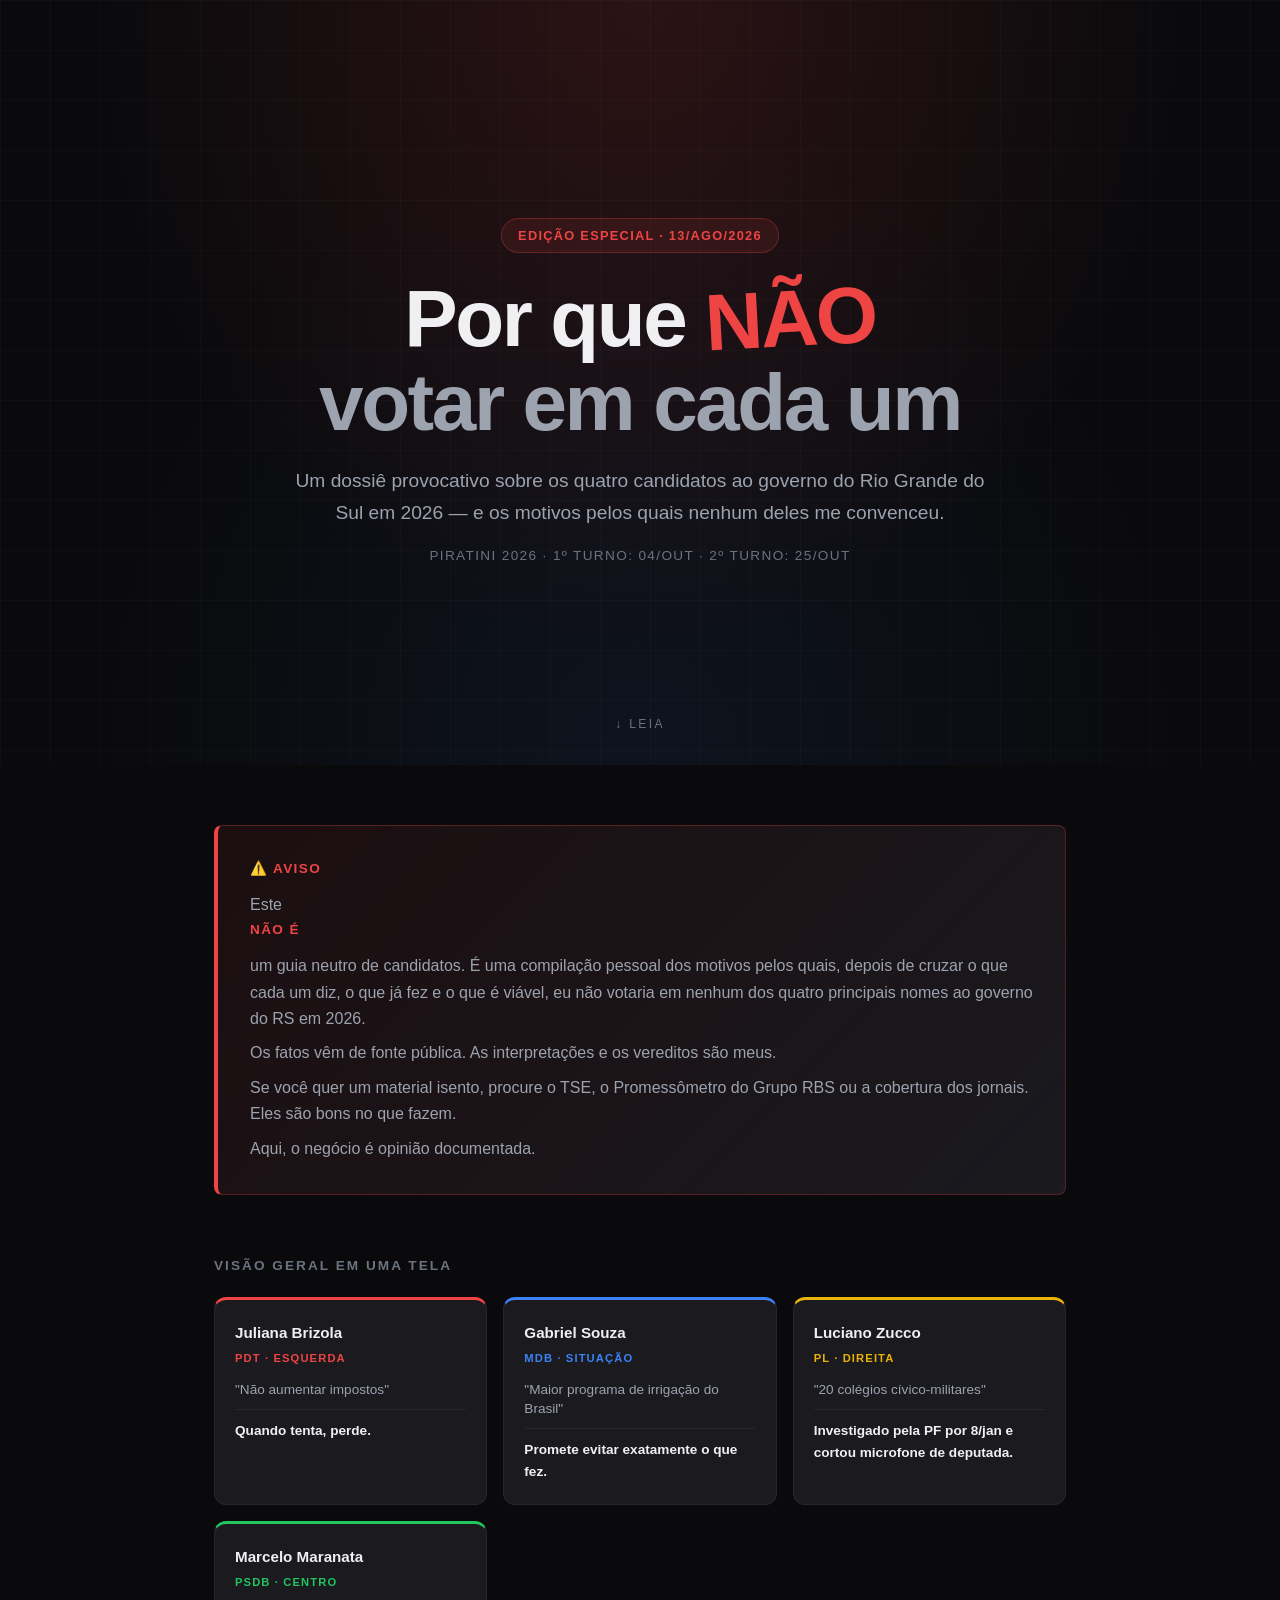
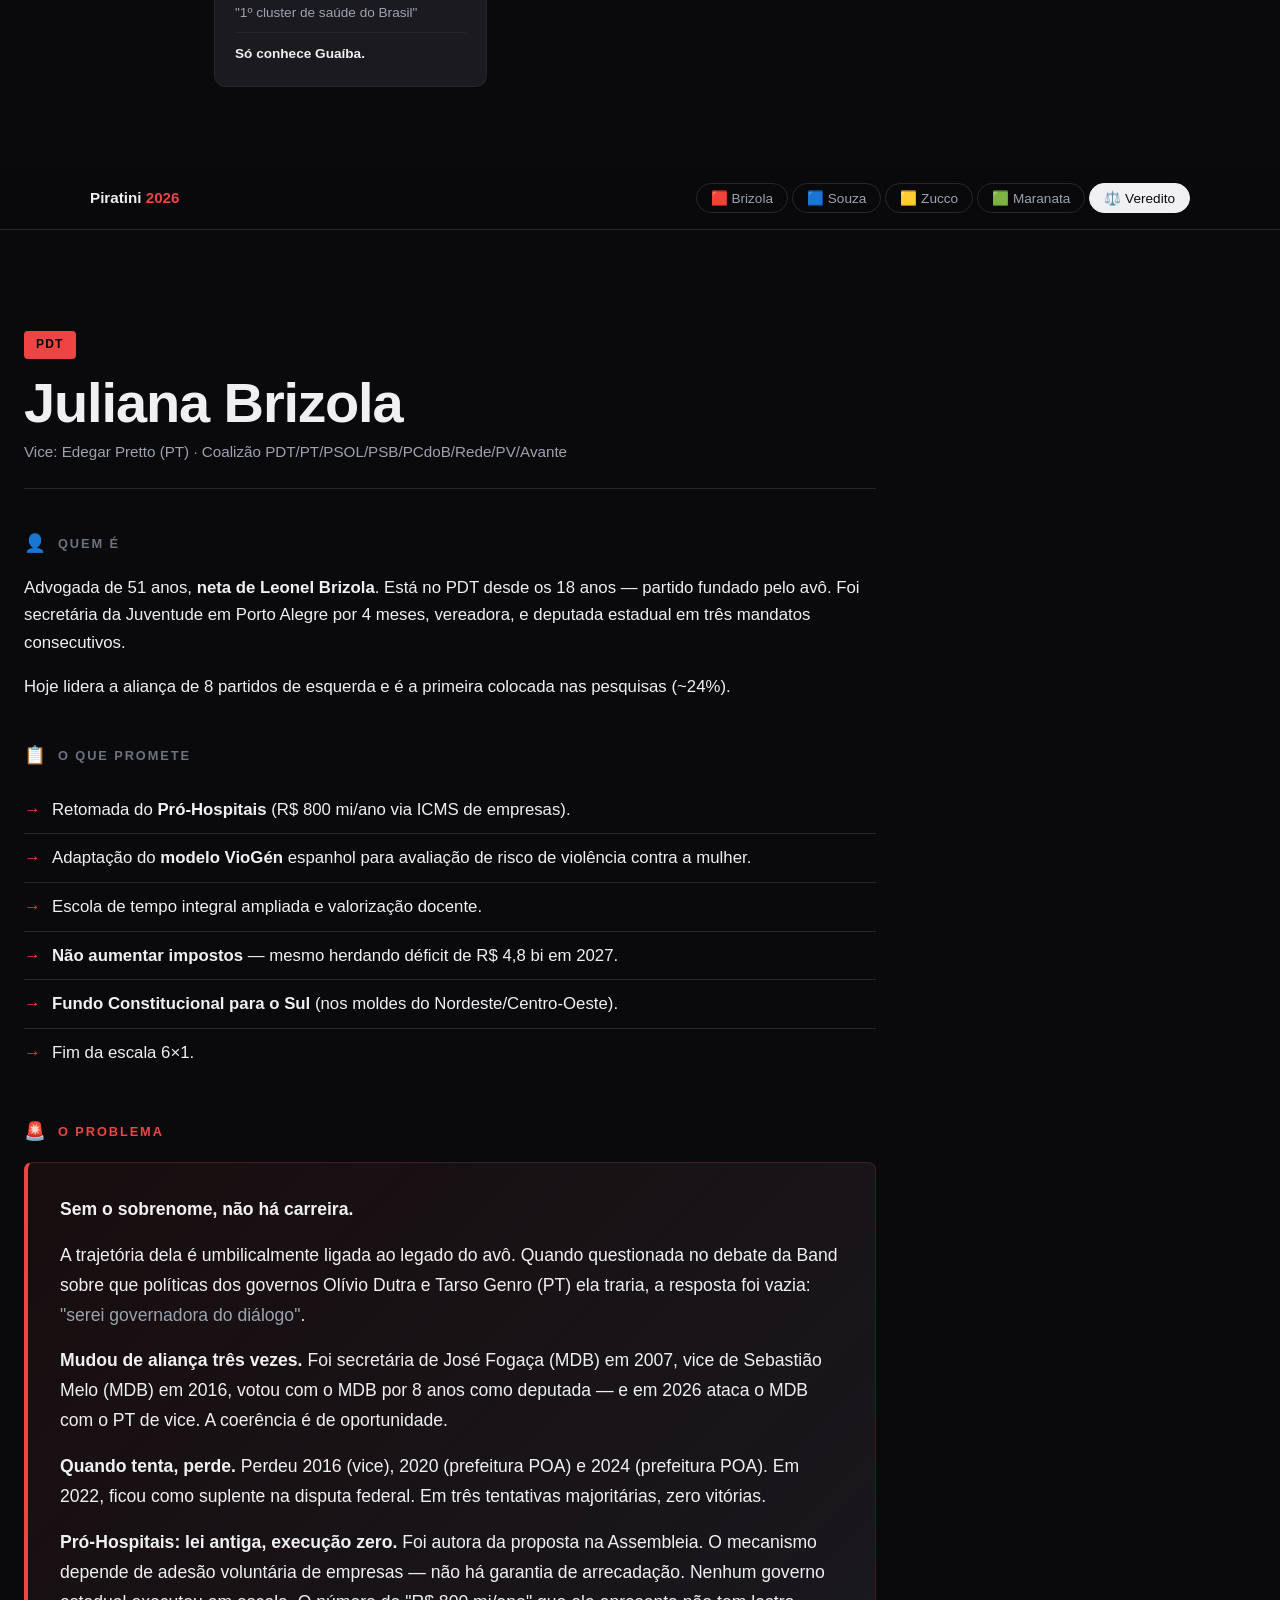
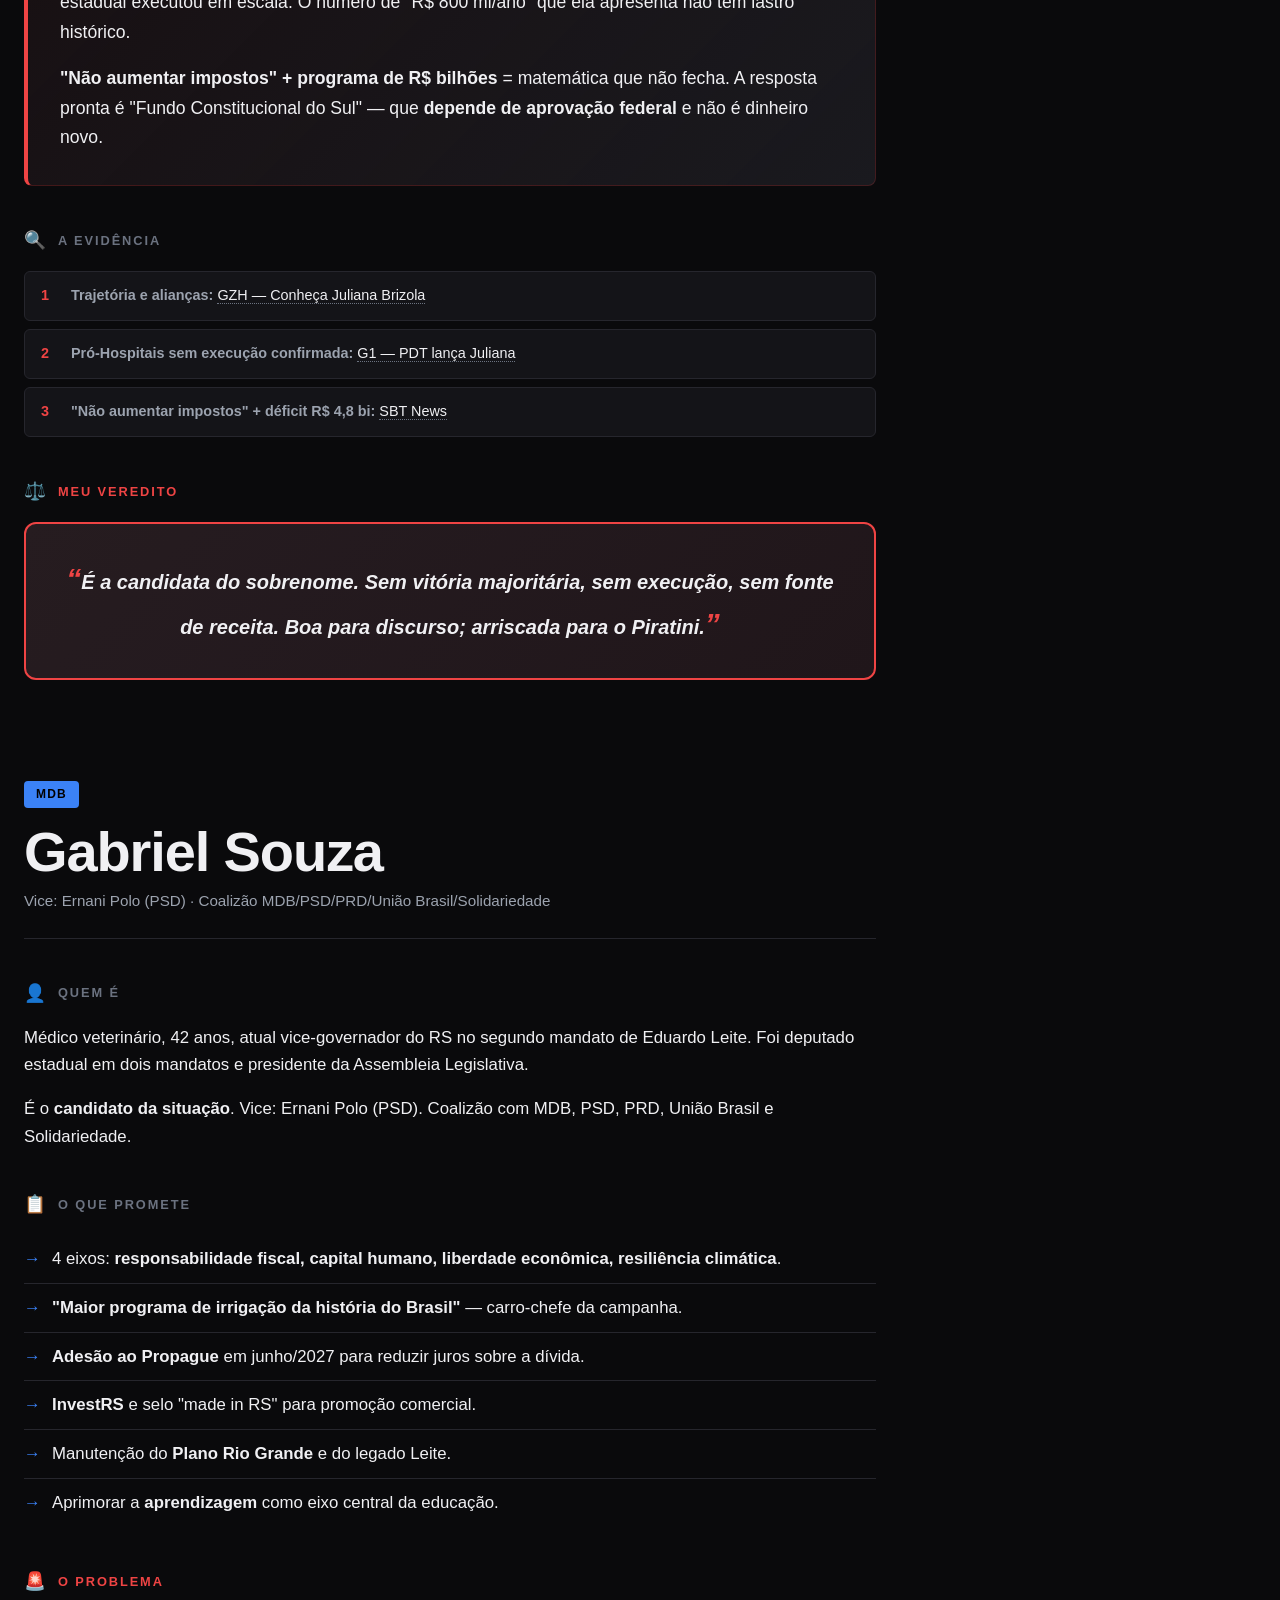
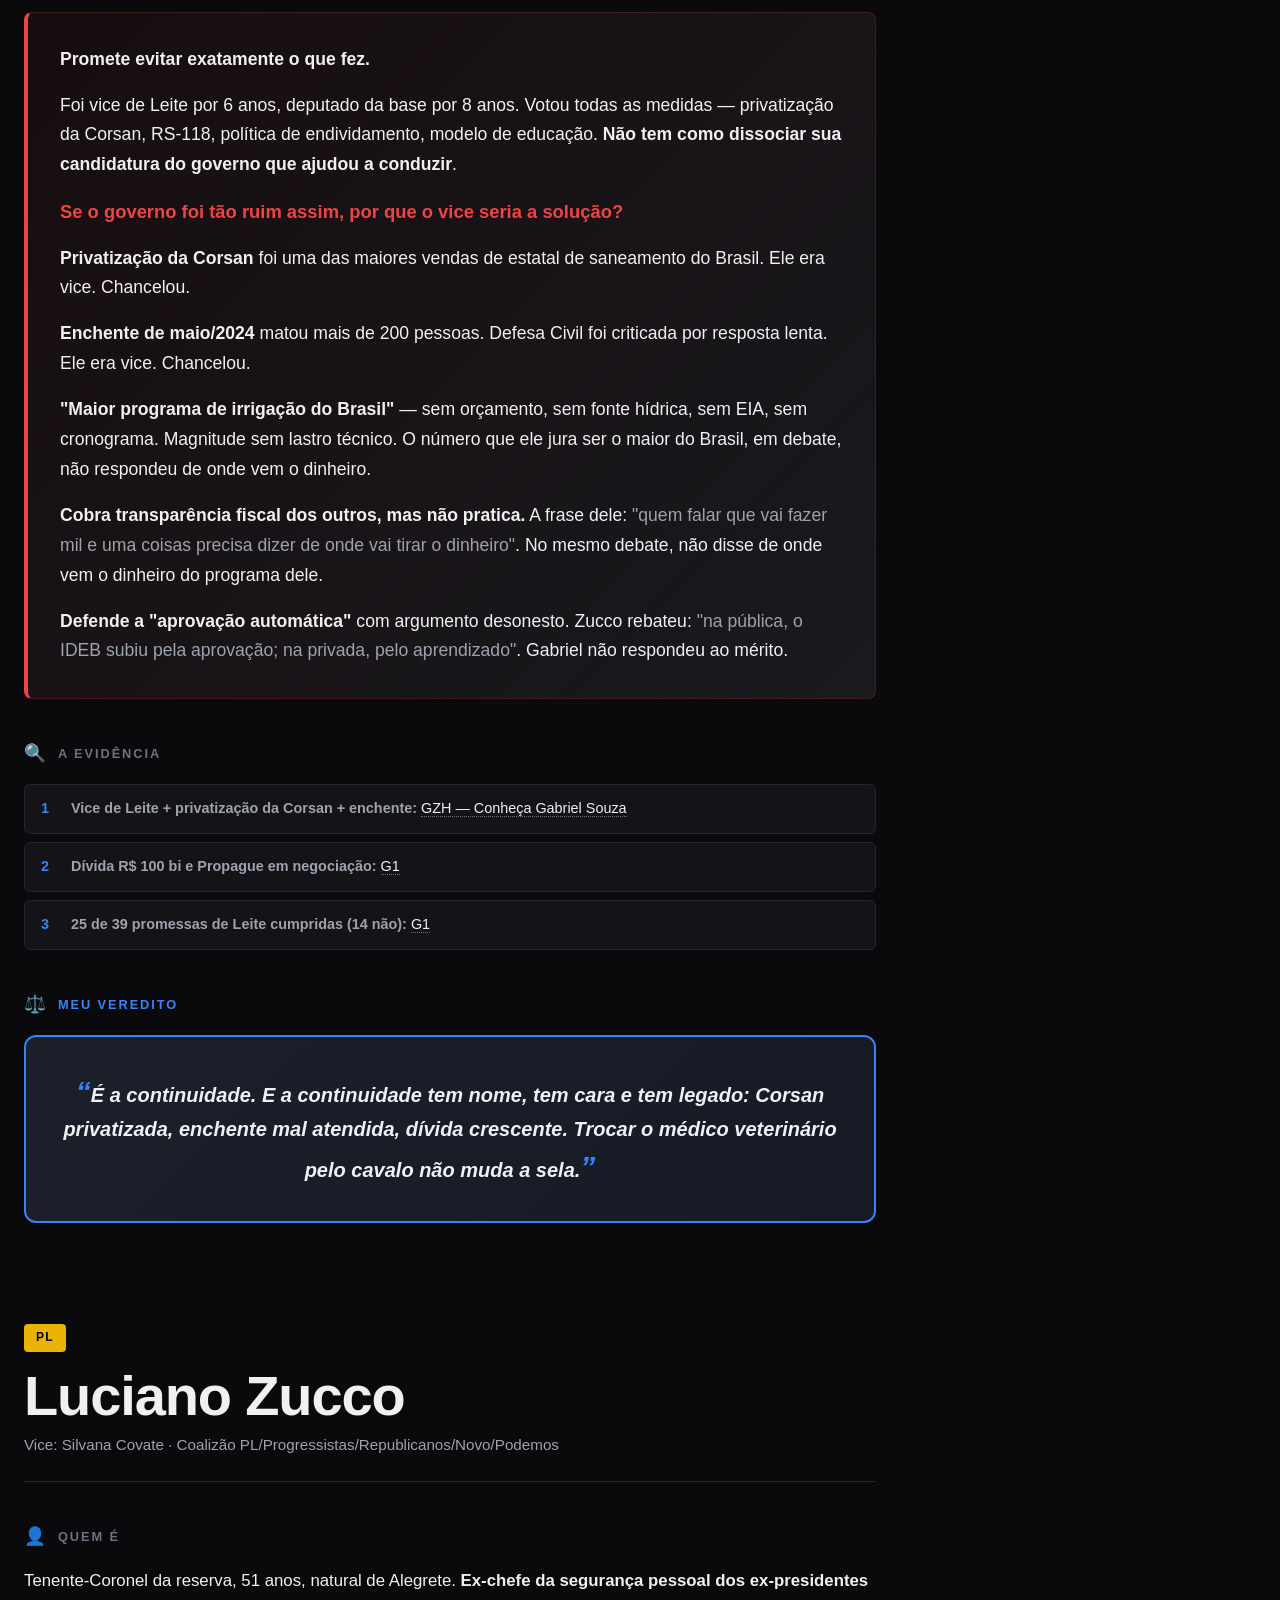
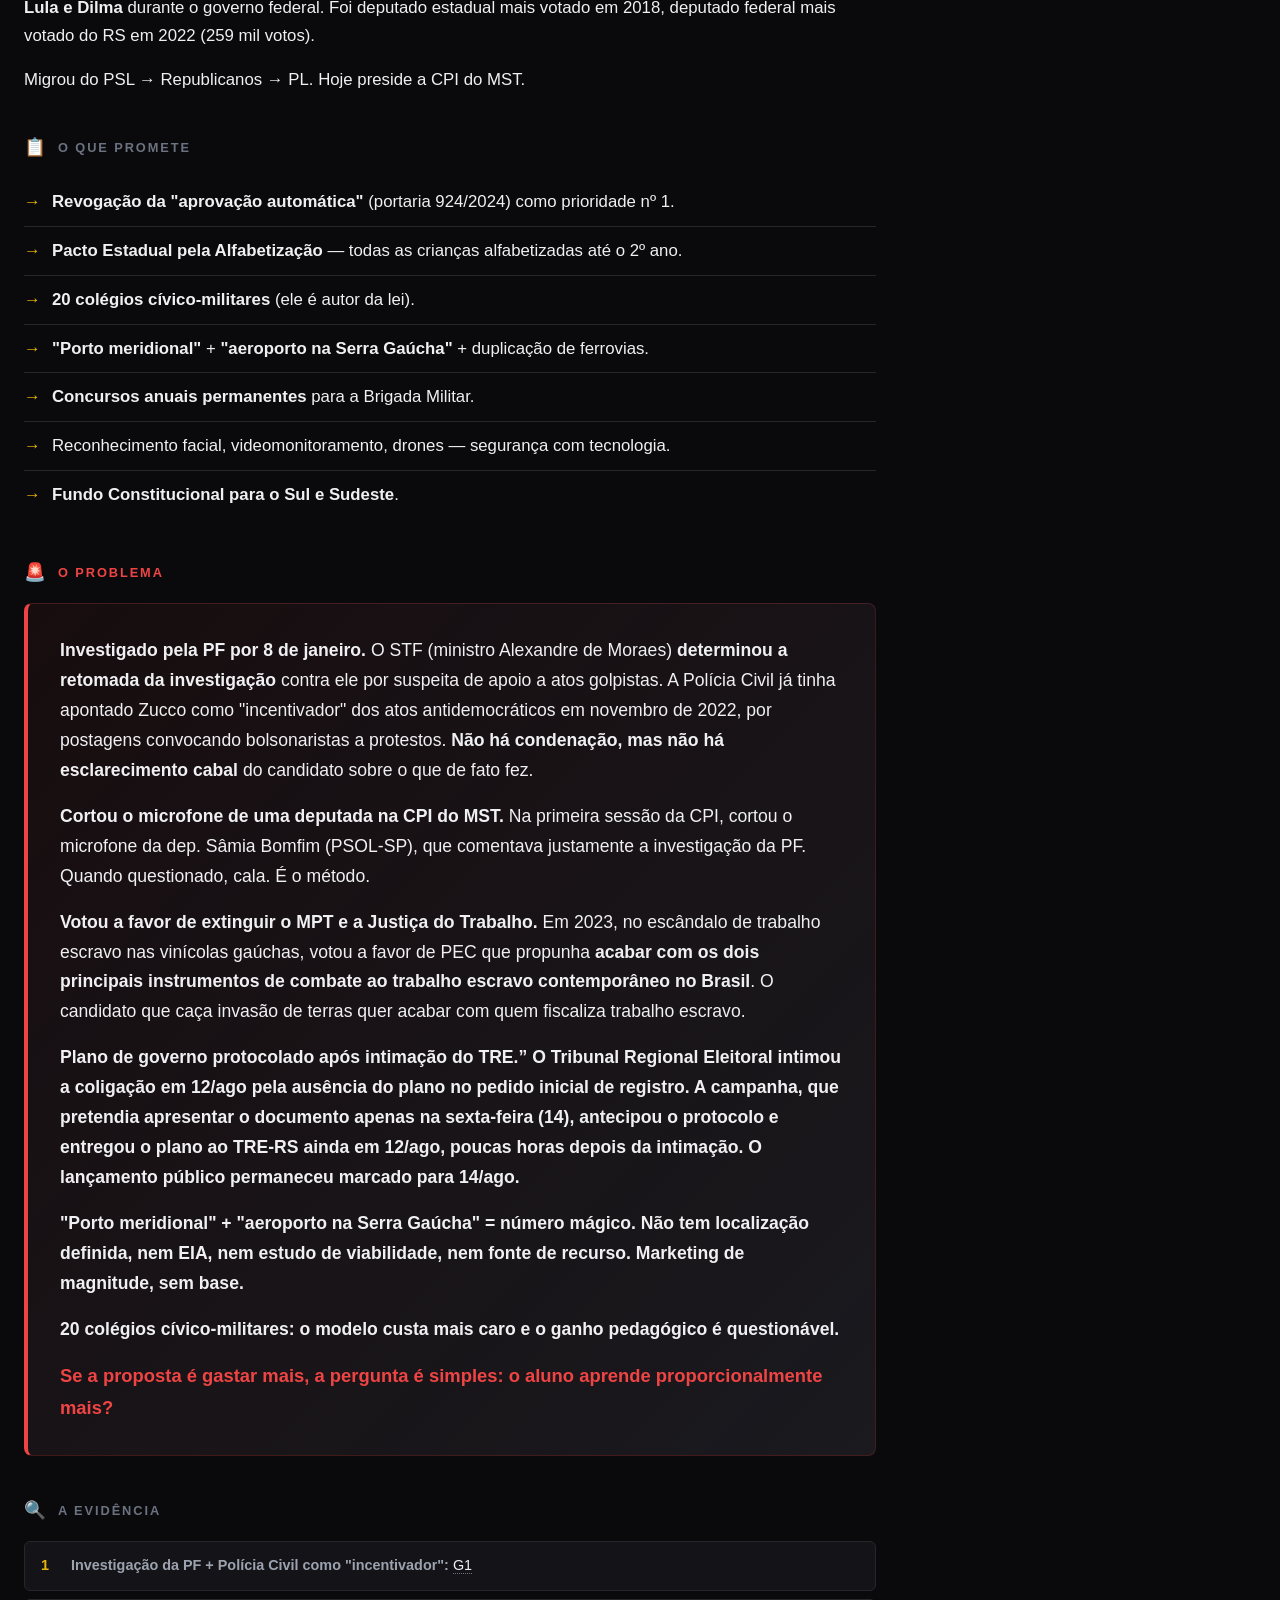
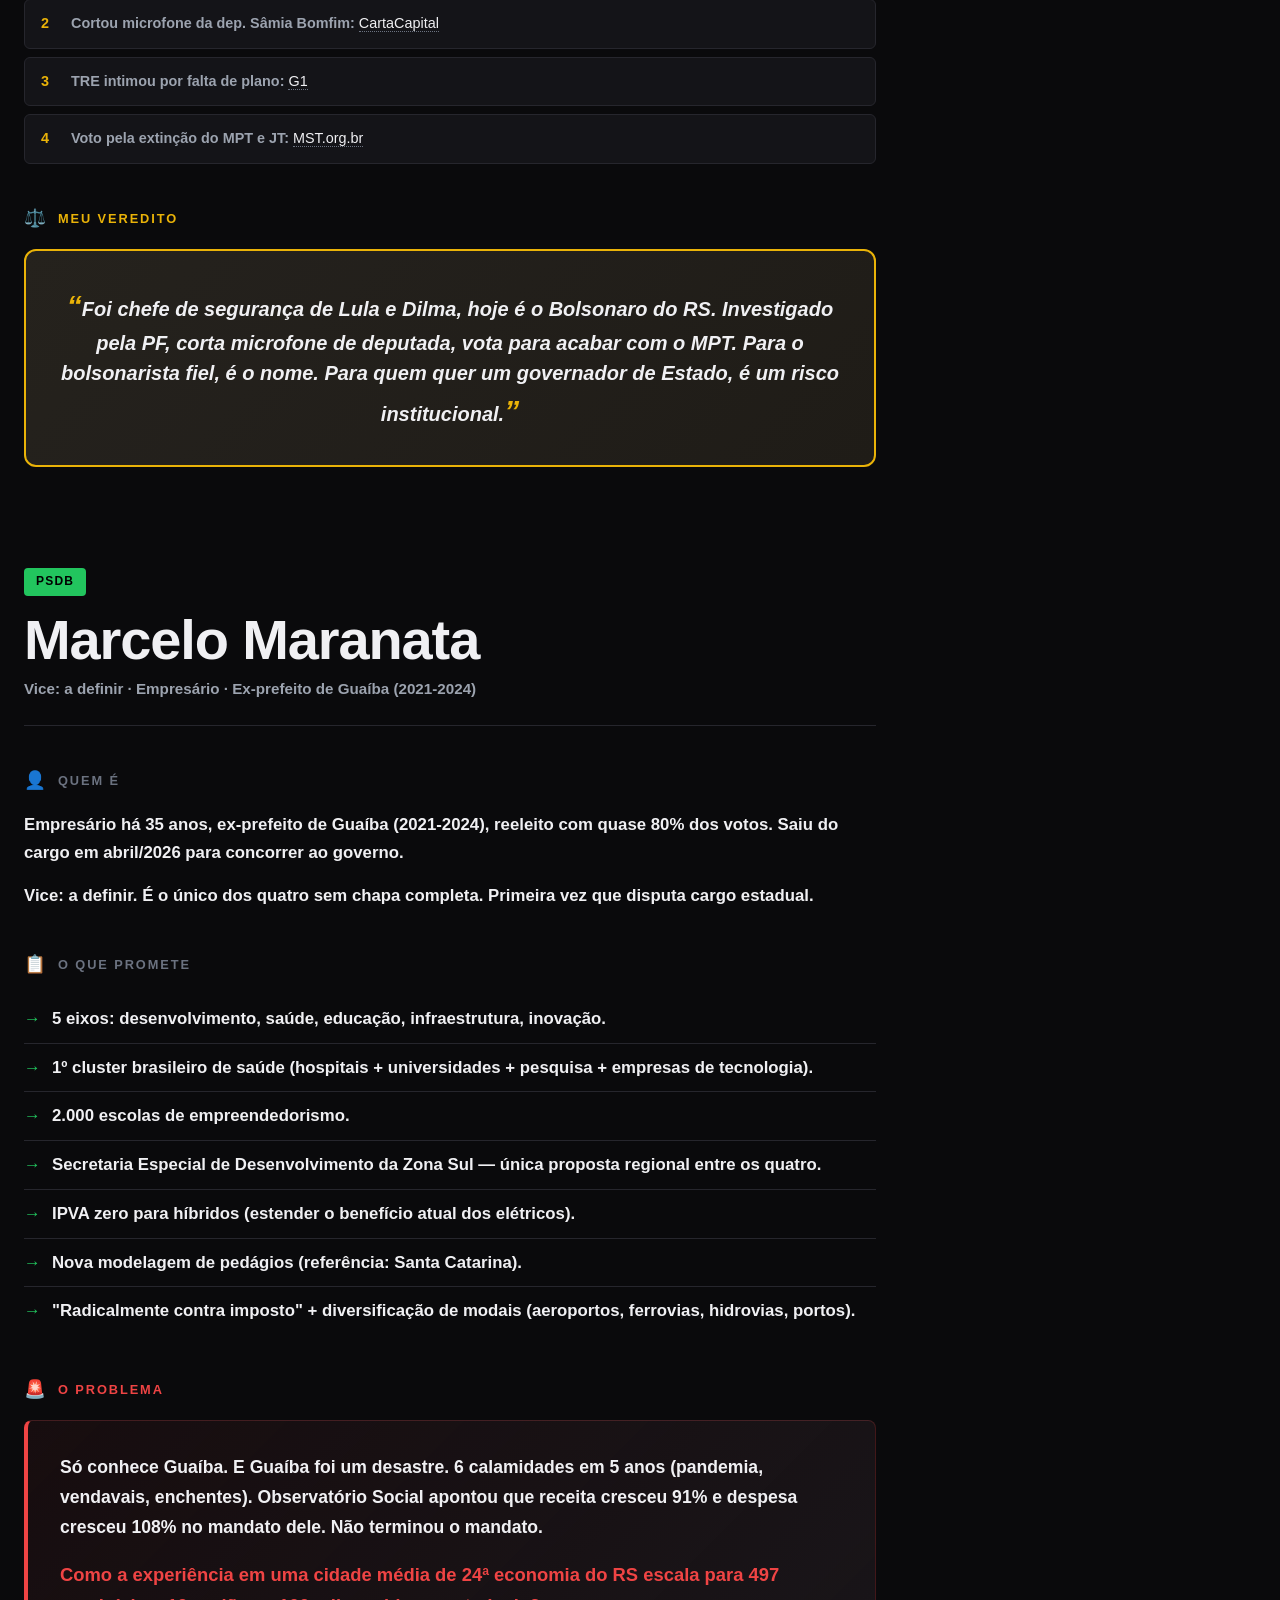
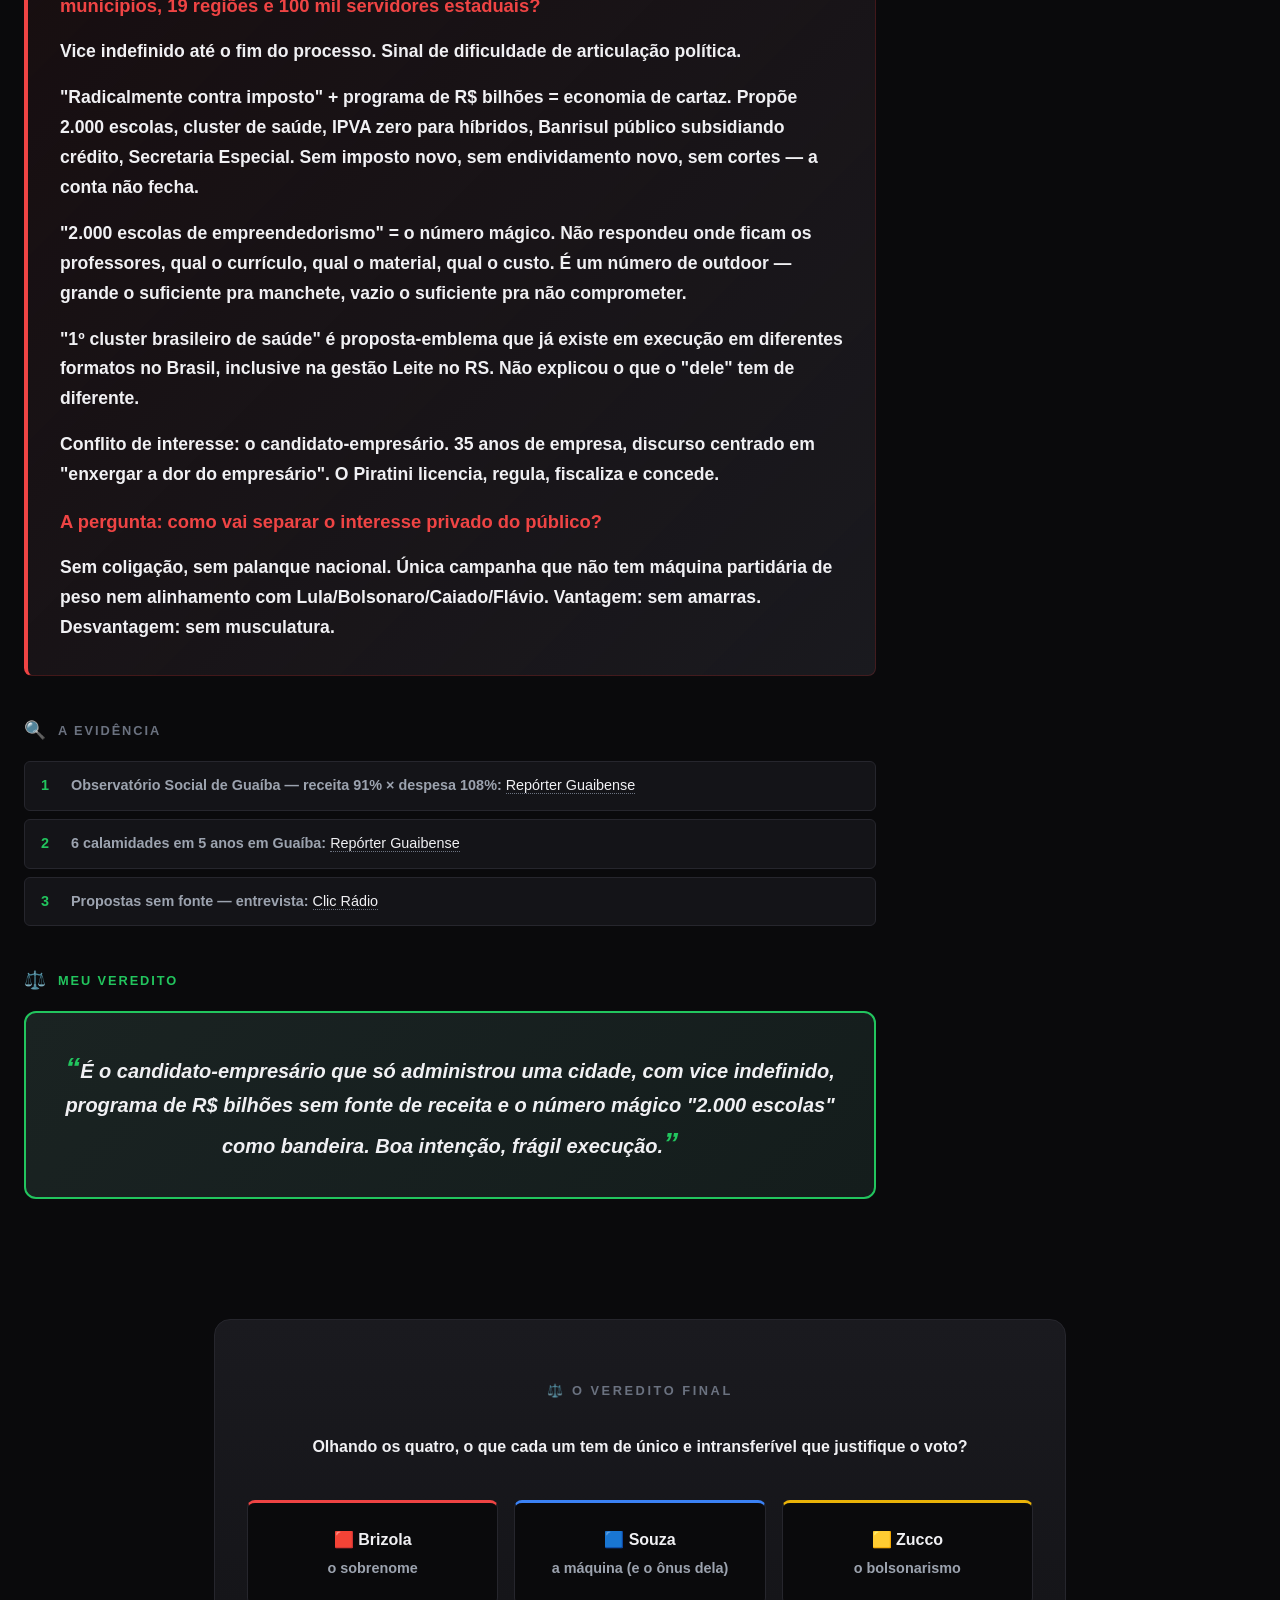
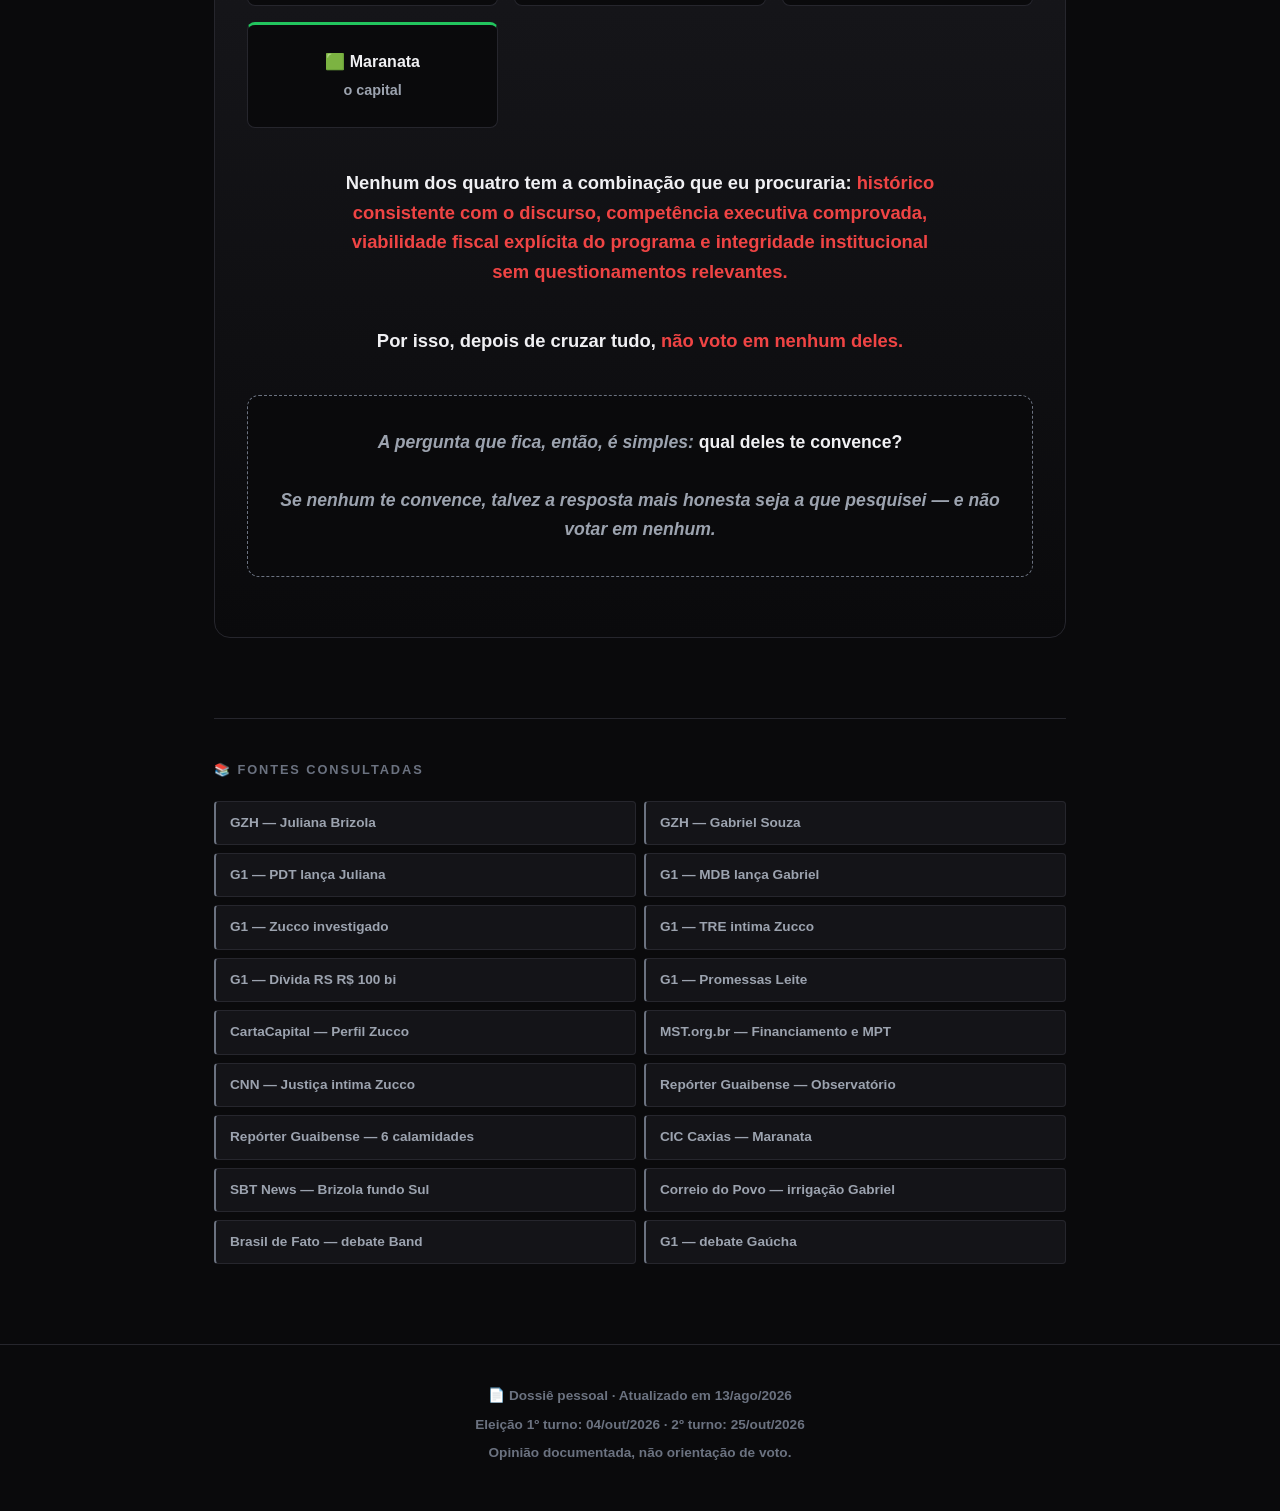
<file: index.html>
<!DOCTYPE html>
<html lang="pt-BR">
<head>
<meta charset="UTF-8" />
<meta name="viewport" content="width=device-width, initial-scale=1.0" />
<title>Por que NÃO votar em cada um · Piratini 2026</title>
<link rel="stylesheet" href="style.css">
</head>
<body>

<!-- HERO -->
<header class="hero">
  <div class="hero-content">
    <span class="hero-tag">Edição Especial · 13/ago/2026</span>
    <h1>Por que <span class="nao">NÃO</span><br><span class="demais">votar em cada um</span></h1>
    <p class="subtitulo">Um dossiê provocativo sobre os quatro candidatos ao governo do Rio Grande do Sul em 2026 — e os motivos pelos quais nenhum deles me convenceu.</p>
    <p class="data">Piratini 2026 · 1º turno: 04/out · 2º turno: 25/out</p>
  </div>
  <div class="scroll-hint">↓ Leia</div>
</header>

<!-- AVISO -->
<section class="aviso">
  <div class="aviso-box">
    <strong>⚠️ Aviso</strong>
    <p>Este <strong>não é</strong> um guia neutro de candidatos. É uma compilação pessoal dos motivos pelos quais, depois de cruzar o que cada um diz, o que já fez e o que é viável, eu não votaria em nenhum dos quatro principais nomes ao governo do RS em 2026.</p>
    <p>Os fatos vêm de fonte pública. As interpretações e os vereditos são meus.</p>
    <p>Se você quer um material isento, procure o TSE, o Promessômetro do Grupo RBS ou a cobertura dos jornais. Eles são bons no que fazem.</p>
    <p>Aqui, o negócio é opinião documentada.</p>
  </div>
</section>

<!-- VISÃO GERAL -->
<section class="container">
  <div class="overview">
    <h2>Visão geral em uma tela</h2>
    <div class="overview-grid">
      <div class="overview-card brizola">
        <div class="cand-nome">Juliana Brizola</div>
        <div class="cand-partido">PDT · Esquerda</div>
        <div class="cand-promessa">"Não aumentar impostos"</div>
        <div class="cand-pancada">Quando tenta, perde.</div>
      </div>
      <div class="overview-card souza">
        <div class="cand-nome">Gabriel Souza</div>
        <div class="cand-partido">MDB · Situação</div>
        <div class="cand-promessa">"Maior programa de irrigação do Brasil"</div>
        <div class="cand-pancada">Promete evitar exatamente o que fez.</div>
      </div>
      <div class="overview-card zucco">
        <div class="cand-nome">Luciano Zucco</div>
        <div class="cand-partido">PL · Direita</div>
        <div class="cand-promessa">"20 colégios cívico-militares"</div>
        <div class="cand-pancada">Investigado pela PF por 8/jan e cortou microfone de deputada.</div>
      </div>
      <div class="overview-card maranata">
        <div class="cand-nome">Marcelo Maranata</div>
        <div class="cand-partido">PSDB · Centro</div>
        <div class="cand-promessa">"1º cluster de saúde do Brasil"</div>
        <div class="cand-pancada">Só conhece Guaíba.</div>
      </div>
    </div>
  </div>
</section>

<!-- NAV -->
<nav class="nav">
  <div class="nav-inner">
    <div class="nav-brand">Piratini <span>2026</span></div>
    <div class="nav-tabs">
      <button class="nav-tab active" data-target="brizola">🟥 Brizola</button>
      <button class="nav-tab" data-target="souza">🟦 Souza</button>
      <button class="nav-tab" data-target="zucco">🟨 Zucco</button>
      <button class="nav-tab" data-target="maranata">🟩 Maranata</button>
      <button class="nav-tab" data-target="final">⚖️ Veredito</button>
    </div>
  </div>
</nav>

<!-- BRIZOLA -->
<section id="brizola" class="container candidato brizola fade-in">
  <div class="candidato-header">
    <span class="candidato-tag">PDT</span>
    <h2 class="candidato-nome">Juliana Brizola</h2>
    <p class="candidato-vice">Vice: Edegar Pretto (PT) · Coalizão PDT/PT/PSOL/PSB/PCdoB/Rede/PV/Avante</p>
  </div>

  <div class="bloco">
    <h3 class="bloco-titulo"><span class="bloco-emoji">👤</span> Quem é</h3>
    <div class="bloco-conteudo">
      <p>Advogada de 51 anos, <strong>neta de Leonel Brizola</strong>. Está no PDT desde os 18 anos — partido fundado pelo avô. Foi secretária da Juventude em Porto Alegre por 4 meses, vereadora, e deputada estadual em três mandatos consecutivos.</p>
      <p>Hoje lidera a aliança de 8 partidos de esquerda e é a primeira colocada nas pesquisas (~24%).</p>
    </div>
  </div>

  <div class="bloco">
    <h3 class="bloco-titulo"><span class="bloco-emoji">📋</span> O que promete</h3>
    <div class="bloco-conteudo">
      <ul>
        <li>Retomada do <strong>Pró-Hospitais</strong> (R$ 800 mi/ano via ICMS de empresas).</li>
        <li>Adaptação do <strong>modelo VioGén</strong> espanhol para avaliação de risco de violência contra a mulher.</li>
        <li>Escola de tempo integral ampliada e valorização docente.</li>
        <li><strong>Não aumentar impostos</strong> — mesmo herdando déficit de R$ 4,8 bi em 2027.</li>
        <li><strong>Fundo Constitucional para o Sul</strong> (nos moldes do Nordeste/Centro-Oeste).</li>
        <li>Fim da escala 6×1.</li>
      </ul>
    </div>
  </div>

  <div class="bloco">
    <h3 class="bloco-titulo problema"><span class="bloco-emoji">🚨</span> O PROBLEMA</h3>
    <div class="problema-box bloco-conteudo">
      <p><strong>Sem o sobrenome, não há carreira.</strong></p>
      <p>A trajetória dela é umbilicalmente ligada ao legado do avô. Quando questionada no debate da Band sobre que políticas dos governos Olívio Dutra e Tarso Genro (PT) ela traria, a resposta foi vazia: <em>"serei governadora do diálogo"</em>.</p>
      <p><strong>Mudou de aliança três vezes.</strong> Foi secretária de José Fogaça (MDB) em 2007, vice de Sebastião Melo (MDB) em 2016, votou com o MDB por 8 anos como deputada — e em 2026 ataca o MDB com o PT de vice. A coerência é de oportunidade.</p>
      <p><strong>Quando tenta, perde.</strong> Perdeu 2016 (vice), 2020 (prefeitura POA) e 2024 (prefeitura POA). Em 2022, ficou como suplente na disputa federal. Em três tentativas majoritárias, zero vitórias.</p>
      <p><strong>Pró-Hospitais: lei antiga, execução zero.</strong> Foi autora da proposta na Assembleia. O mecanismo depende de adesão voluntária de empresas — não há garantia de arrecadação. Nenhum governo estadual executou em escala. O número de "R$ 800 mi/ano" que ela apresenta não tem lastro histórico.</p>
      <p><strong>"Não aumentar impostos" + programa de R$ bilhões</strong> = matemática que não fecha. A resposta pronta é "Fundo Constitucional do Sul" — que <strong>depende de aprovação federal</strong> e não é dinheiro novo.</p>
    </div>
  </div>

  <div class="bloco">
    <h3 class="bloco-titulo"><span class="bloco-emoji">🔍</span> A evidência</h3>
    <div class="evidencia-lista">
      <div class="evidencia-item">
        <span class="evidencia-num">1</span>
        <span class="evidencia-texto"><strong>Trajetória e alianças:</strong> <a href="https://gauchazh.clicrbs.com.br/politica/eleicoes/noticia/2026/08/conheca-juliana-brizola-candidata-ao-governo-do-rio-grande-do-sul-pelo-pdt-cmsgumuq3019j016jgukmrg18.html" target="_blank" rel="noopener">GZH — Conheça Juliana Brizola</a></span>
      </div>
      <div class="evidencia-item">
        <span class="evidencia-num">2</span>
        <span class="evidencia-texto"><strong>Pró-Hospitais sem execução confirmada:</strong> <a href="https://g1.globo.com/rs/rio-grande-do-sul/eleicoes/2026/noticia/2026/07/25/pdt-lanca-juliana-brizola-como-candidata-ao-governo-do-rs.ghtml" target="_blank" rel="noopener">G1 — PDT lança Juliana</a></span>
      </div>
      <div class="evidencia-item">
        <span class="evidencia-num">3</span>
        <span class="evidencia-texto"><strong>"Não aumentar impostos" + déficit R$ 4,8 bi:</strong> <a href="https://sbtnews.sbt.com.br/noticia/politica/juliana-brizola-propoe-fundo-para-sul-e-critica-gestao-do-rs" target="_blank" rel="noopener">SBT News</a></span>
      </div>
    </div>
  </div>

  <div class="bloco">
    <h3 class="bloco-titulo veredito"><span class="bloco-emoji">⚖️</span> Meu veredito</h3>
    <div class="veredito-box">
      <p class="veredito-quote">É a candidata do sobrenome. Sem vitória majoritária, sem execução, sem fonte de receita. Boa para discurso; arriscada para o Piratini.</p>
    </div>
  </div>
</section>

<!-- SOUZA -->
<section id="souza" class="container candidato souza fade-in">
  <div class="candidato-header">
    <span class="candidato-tag">MDB</span>
    <h2 class="candidato-nome">Gabriel Souza</h2>
    <p class="candidato-vice">Vice: Ernani Polo (PSD) · Coalizão MDB/PSD/PRD/União Brasil/Solidariedade</p>
  </div>

  <div class="bloco">
    <h3 class="bloco-titulo"><span class="bloco-emoji">👤</span> Quem é</h3>
    <div class="bloco-conteudo">
      <p>Médico veterinário, 42 anos, atual vice-governador do RS no segundo mandato de Eduardo Leite. Foi deputado estadual em dois mandatos e presidente da Assembleia Legislativa.</p>
      <p>É o <strong>candidato da situação</strong>. Vice: Ernani Polo (PSD). Coalizão com MDB, PSD, PRD, União Brasil e Solidariedade.</p>
    </div>
  </div>

  <div class="bloco">
    <h3 class="bloco-titulo"><span class="bloco-emoji">📋</span> O que promete</h3>
    <div class="bloco-conteudo">
      <ul>
        <li>4 eixos: <strong>responsabilidade fiscal, capital humano, liberdade econômica, resiliência climática</strong>.</li>
        <li><strong>"Maior programa de irrigação da história do Brasil"</strong> — carro-chefe da campanha.</li>
        <li><strong>Adesão ao Propague</strong> em junho/2027 para reduzir juros sobre a dívida.</li>
        <li><strong>InvestRS</strong> e selo "made in RS" para promoção comercial.</li>
        <li>Manutenção do <strong>Plano Rio Grande</strong> e do legado Leite.</li>
        <li>Aprimorar a <strong>aprendizagem</strong> como eixo central da educação.</li>
      </ul>
    </div>
  </div>

  <div class="bloco">
    <h3 class="bloco-titulo problema"><span class="bloco-emoji">🚨</span> O PROBLEMA</h3>
    <div class="problema-box bloco-conteudo">
      <p><strong>Promete evitar exatamente o que fez.</strong></p>
      <p>Foi vice de Leite por 6 anos, deputado da base por 8 anos. Votou todas as medidas — privatização da Corsan, RS-118, política de endividamento, modelo de educação. <strong>Não tem como dissociar sua candidatura do governo que ajudou a conduzir</strong>.</p>
      <p class="pergunta">Se o governo foi tão ruim assim, por que o vice seria a solução?</p>
      <p><strong>Privatização da Corsan</strong> foi uma das maiores vendas de estatal de saneamento do Brasil. Ele era vice. Chancelou.</p>
      <p><strong>Enchente de maio/2024</strong> matou mais de 200 pessoas. Defesa Civil foi criticada por resposta lenta. Ele era vice. Chancelou.</p>
      <p><strong>"Maior programa de irrigação do Brasil"</strong> — sem orçamento, sem fonte hídrica, sem EIA, sem cronograma. Magnitude sem lastro técnico. O número que ele jura ser o maior do Brasil, em debate, não respondeu de onde vem o dinheiro.</p>
      <p><strong>Cobra transparência fiscal dos outros, mas não pratica.</strong> A frase dele: <em>"quem falar que vai fazer mil e uma coisas precisa dizer de onde vai tirar o dinheiro"</em>. No mesmo debate, não disse de onde vem o dinheiro do programa dele.</p>
      <p><strong>Defende a "aprovação automática"</strong> com argumento desonesto. Zucco rebateu: <em>"na pública, o IDEB subiu pela aprovação; na privada, pelo aprendizado"</em>. Gabriel não respondeu ao mérito.</p>
    </div>
  </div>

  <div class="bloco">
    <h3 class="bloco-titulo"><span class="bloco-emoji">🔍</span> A evidência</h3>
    <div class="evidencia-lista">
      <div class="evidencia-item">
        <span class="evidencia-num">1</span>
        <span class="evidencia-texto"><strong>Vice de Leite + privatização da Corsan + enchente:</strong> <a href="https://gauchazh.clicrbs.com.br/politica/eleicoes/noticia/2026/08/conheca-gabriel-souza-candidato-ao-governo-do-rio-grande-do-sul-pelo-mdb-cmsgqmu2k0192013liqysaxg8.html" target="_blank" rel="noopener">GZH — Conheça Gabriel Souza</a></span>
      </div>
      <div class="evidencia-item">
        <span class="evidencia-num">2</span>
        <span class="evidencia-texto"><strong>Dívida R$ 100 bi e Propague em negociação:</strong> <a href="https://g1.globo.com/rs/rio-grande-do-sul/noticia/2026/08/11/rs-faz-nova-proposta-ao-governo-federal-para-pagamento-de-divida-de-r-100-bilhoes-com-a-uniao.ghtml" target="_blank" rel="noopener">G1</a></span>
      </div>
      <div class="evidencia-item">
        <span class="evidencia-num">3</span>
        <span class="evidencia-texto"><strong>25 de 39 promessas de Leite cumpridas (14 não):</strong> <a href="https://g1.globo.com/rs/rio-grande-do-sul/noticia/2026/07/22/promessas-eduardo-leite-governador-do-rio-grande-do-sul.ghtml" target="_blank" rel="noopener">G1</a></span>
      </div>
    </div>
  </div>

  <div class="bloco">
    <h3 class="bloco-titulo veredito"><span class="bloco-emoji">⚖️</span> Meu veredito</h3>
    <div class="veredito-box">
      <p class="veredito-quote">É a continuidade. E a continuidade tem nome, tem cara e tem legado: Corsan privatizada, enchente mal atendida, dívida crescente. Trocar o médico veterinário pelo cavalo não muda a sela.</p>
    </div>
  </div>
</section>

<!-- ZUCCO -->
<section id="zucco" class="container candidato zucco fade-in">
  <div class="candidato-header">
    <span class="candidato-tag">PL</span>
    <h2 class="candidato-nome">Luciano Zucco</h2>
    <p class="candidato-vice">Vice: Silvana Covate · Coalizão PL/Progressistas/Republicanos/Novo/Podemos</p>
  </div>

  <div class="bloco">
    <h3 class="bloco-titulo"><span class="bloco-emoji">👤</span> Quem é</h3>
    <div class="bloco-conteudo">
      <p>Tenente-Coronel da reserva, 51 anos, natural de Alegrete. <strong>Ex-chefe da segurança pessoal dos ex-presidentes Lula e Dilma</strong> durante o governo federal. Foi deputado estadual mais votado em 2018, deputado federal mais votado do RS em 2022 (259 mil votos).</p>
      <p>Migrou do PSL → Republicanos → PL. Hoje preside a CPI do MST.</p>
    </div>
  </div>

  <div class="bloco">
    <h3 class="bloco-titulo"><span class="bloco-emoji">📋</span> O que promete</h3>
    <div class="bloco-conteudo">
      <ul>
        <li><strong>Revogação da "aprovação automática"</strong> (portaria 924/2024) como prioridade nº 1.</li>
        <li><strong>Pacto Estadual pela Alfabetização</strong> — todas as crianças alfabetizadas até o 2º ano.</li>
        <li><strong>20 colégios cívico-militares</strong> (ele é autor da lei).</li>
        <li><strong>"Porto meridional"</strong> + <strong>"aeroporto na Serra Gaúcha"</strong> + duplicação de ferrovias.</li>
        <li><strong>Concursos anuais permanentes</strong> para a Brigada Militar.</li>
        <li>Reconhecimento facial, videomonitoramento, drones — segurança com tecnologia.</li>
        <li><strong>Fundo Constitucional para o Sul e Sudeste</strong>.</li>
      </ul>
    </div>
  </div>

  <div class="bloco">
    <h3 class="bloco-titulo problema"><span class="bloco-emoji">🚨</span> O PROBLEMA</h3>
    <div class="problema-box bloco-conteudo">
      <p><strong>Investigado pela PF por 8 de janeiro.</strong> O STF (ministro Alexandre de Moraes) <strong>determinou a retomada da investigação</strong> contra ele por suspeita de apoio a atos golpistas. A Polícia Civil já tinha apontado Zucco como "incentivador" dos atos antidemocráticos em novembro de 2022, por postagens convocando bolsonaristas a protestos. <strong>Não há condenação, mas não há esclarecimento cabal</strong> do candidato sobre o que de fato fez.</p>
      <p><strong>Cortou o microfone de uma deputada na CPI do MST.</strong> Na primeira sessão da CPI, cortou o microfone da dep. Sâmia Bomfim (PSOL-SP), que comentava justamente a investigação da PF. Quando questionado, cala. É o método.</p>
      <p><strong>Votou a favor de extinguir o MPT e a Justiça do Trabalho.</strong> Em 2023, no escândalo de trabalho escravo nas vinícolas gaúchas, votou a favor de PEC que propunha <strong>acabar com os dois principais instrumentos de combate ao trabalho escravo contemporâneo no Brasil</strong>. O candidato que caça invasão de terras quer acabar com quem fiscaliza trabalho escravo.</p>
      <p><strong>Plano de governo protocolado após intimação do TRE.” O Tribunal Regional Eleitoral intimou a coligação em 12/ago pela ausência do plano no pedido inicial de registro. A campanha, que pretendia apresentar o documento apenas na sexta-feira (14), antecipou o protocolo e entregou o plano ao TRE-RS ainda em 12/ago, poucas horas depois da intimação. O lançamento público permaneceu marcado para 14/ago.</p>
      <p><strong>"Porto meridional" + "aeroporto na Serra Gaúcha" = número mágico.</strong> Não tem localização definida, nem EIA, nem estudo de viabilidade, nem fonte de recurso. Marketing de magnitude, sem base.</p>
      <p><strong>20 colégios cívico-militares: o modelo custa mais caro e o ganho pedagógico é questionável.</strong></p>
      <p class="pergunta">Se a proposta é gastar mais, a pergunta é simples: o aluno aprende proporcionalmente mais?</p>
    </div>
  </div>

  <div class="bloco">
    <h3 class="bloco-titulo"><span class="bloco-emoji">🔍</span> A evidência</h3>
    <div class="evidencia-lista">
      <div class="evidencia-item">
        <span class="evidencia-num">1</span>
        <span class="evidencia-texto"><strong>Investigação da PF + Polícia Civil como "incentivador":</strong> <a href="https://g1.globo.com/rs/rio-grande-do-sul/noticia/2022/11/16/policia-aponta-deputado-federal-zucco-mais-votado-do-rs-como-incentivador-de-bloqueios-ilegais.ghtml" target="_blank" rel="noopener">G1</a></span>
      </div>
      <div class="evidencia-item">
        <span class="evidencia-num">2</span>
        <span class="evidencia-texto"><strong>Cortou microfone da dep. Sâmia Bomfim:</strong> <a href="https://www.cartacapital.com.br/politica/da-seguranca-de-dilma-ao-bolsonarismo-quem-e-o-deputado-zucco-presidente-da-cpi-do-mst/" target="_blank" rel="noopener">CartaCapital</a></span>
      </div>
      <div class="evidencia-item">
        <span class="evidencia-num">3</span>
        <span class="evidencia-texto"><strong>TRE intimou por falta de plano:</strong> <a href="https://g1.globo.com/rs/rio-grande-do-sul/eleicoes/2026/noticia/2026/08/12/tre-rs-intima-zucco-por-ausencia-de-plano-de-governo-no-registro-de-candidatura.ghtml" target="_blank" rel="noopener">G1</a></span>
      </div>
      <div class="evidencia-item">
        <span class="evidencia-num">4</span>
        <span class="evidencia-texto"><strong>Voto pela extinção do MPT e JT:</strong> <a href="https://mst.org.br/2023/05/24/condenado-por-trabalho-escravo-financiou-presidente-da-cpi-do-mst/" target="_blank" rel="noopener">MST.org.br</a></span>
      </div>
    </div>
  </div>

  <div class="bloco">
    <h3 class="bloco-titulo veredito"><span class="bloco-emoji">⚖️</span> Meu veredito</h3>
    <div class="veredito-box">
      <p class="veredito-quote">Foi chefe de segurança de Lula e Dilma, hoje é o Bolsonaro do RS. Investigado pela PF, corta microfone de deputada, vota para acabar com o MPT. Para o bolsonarista fiel, é o nome. Para quem quer um governador de Estado, é um risco institucional.</p>
    </div>
  </div>
</section>

<!-- MARANATA -->
<section id="maranata" class="container candidato maranata fade-in">
  <div class="candidato-header">
    <span class="candidato-tag">PSDB</span>
    <h2 class="candidato-nome">Marcelo Maranata</h2>
    <p class="candidato-vice">Vice: a definir · Empresário · Ex-prefeito de Guaíba (2021-2024)</p>
  </div>

  <div class="bloco">
    <h3 class="bloco-titulo"><span class="bloco-emoji">👤</span> Quem é</h3>
    <div class="bloco-conteudo">
      <p>Empresário há 35 anos, ex-prefeito de Guaíba (2021-2024), <strong>reeleito com quase 80% dos votos</strong>. Saiu do cargo em abril/2026 para concorrer ao governo.</p>
      <p>Vice: <strong>a definir</strong>. É o único dos quatro sem chapa completa. <strong>Primeira vez</strong> que disputa cargo estadual.</p>
    </div>
  </div>

  <div class="bloco">
    <h3 class="bloco-titulo"><span class="bloco-emoji">📋</span> O que promete</h3>
    <div class="bloco-conteudo">
      <ul>
        <li><strong>5 eixos:</strong> desenvolvimento, saúde, educação, infraestrutura, inovação.</li>
        <li><strong>1º cluster brasileiro de saúde</strong> (hospitais + universidades + pesquisa + empresas de tecnologia).</li>
        <li><strong>2.000 escolas de empreendedorismo.</strong></li>
        <li><strong>Secretaria Especial de Desenvolvimento da Zona Sul</strong> — única proposta regional entre os quatro.</li>
        <li><strong>IPVA zero para híbridos</strong> (estender o benefício atual dos elétricos).</li>
        <li><strong>Nova modelagem de pedágios</strong> (referência: Santa Catarina).</li>
        <li><strong>"Radicalmente contra imposto"</strong> + diversificação de modais (aeroportos, ferrovias, hidrovias, portos).</li>
      </ul>
    </div>
  </div>

  <div class="bloco">
    <h3 class="bloco-titulo problema"><span class="bloco-emoji">🚨</span> O PROBLEMA</h3>
    <div class="problema-box bloco-conteudo">
      <p><strong>Só conhece Guaíba.</strong> E Guaíba foi um desastre. 6 calamidades em 5 anos (pandemia, vendavais, enchentes). Observatório Social apontou que receita cresceu 91% e despesa cresceu 108% no mandato dele. Não terminou o mandato.</p>
      <p class="pergunta">Como a experiência em uma cidade média de 24ª economia do RS escala para 497 municípios, 19 regiões e 100 mil servidores estaduais?</p>
      <p><strong>Vice indefinido até o fim do processo.</strong> Sinal de dificuldade de articulação política.</p>
      <p><strong>"Radicalmente contra imposto" + programa de R$ bilhões = economia de cartaz.</strong> Propõe 2.000 escolas, cluster de saúde, IPVA zero para híbridos, Banrisul público subsidiando crédito, Secretaria Especial. Sem imposto novo, sem endividamento novo, sem cortes — <strong>a conta não fecha</strong>.</p>
      <p><strong>"2.000 escolas de empreendedorismo" = o número mágico.</strong> Não respondeu onde ficam os professores, qual o currículo, qual o material, qual o custo. É um número de outdoor — grande o suficiente pra manchete, vazio o suficiente pra não comprometer.</p>
      <p><strong>"1º cluster brasileiro de saúde"</strong> é proposta-emblema que <strong>já existe em execução</strong> em diferentes formatos no Brasil, inclusive na gestão Leite no RS. Não explicou o que o "dele" tem de diferente.</p>
      <p><strong>Conflito de interesse: o candidato-empresário.</strong> 35 anos de empresa, discurso centrado em "enxergar a dor do empresário". O Piratini licencia, regula, fiscaliza e concede.</p>
      <p class="pergunta">A pergunta: como vai separar o interesse privado do público?</p>
      <p><strong>Sem coligação, sem palanque nacional.</strong> Única campanha que não tem máquina partidária de peso nem alinhamento com Lula/Bolsonaro/Caiado/Flávio. Vantagem: sem amarras. Desvantagem: sem musculatura.</p>
    </div>
  </div>

  <div class="bloco">
    <h3 class="bloco-titulo"><span class="bloco-emoji">🔍</span> A evidência</h3>
    <div class="evidencia-lista">
      <div class="evidencia-item">
        <span class="evidencia-num">1</span>
        <span class="evidencia-texto"><strong>Observatório Social de Guaíba — receita 91% × despesa 108%:</strong> <a href="https://www.reporterguaibense.com.br/noticia/observatorio-social-de-guaiba-apresenta-as-contas-publicas-do-primeiro-governo-do-prefeito-marcelo-maranata" target="_blank" rel="noopener">Repórter Guaibense</a></span>
      </div>
      <div class="evidencia-item">
        <span class="evidencia-num">2</span>
        <span class="evidencia-texto"><strong>6 calamidades em 5 anos em Guaíba:</strong> <a href="https://www.reporterguaibense.com.br/noticia/apos-seis-calamidades-em-cinco-anos-prefeito-de-guaiba-defende-gestao-e-diz-que-cidade-esta-melhor-do-que-quando-assumiu" target="_blank" rel="noopener">Repórter Guaibense</a></span>
      </div>
      <div class="evidencia-item">
        <span class="evidencia-num">3</span>
        <span class="evidencia-texto"><strong>Propostas sem fonte — entrevista:</strong> <a href="https://www.youtube.com/watch?v=t2kAbQ2zsRk" target="_blank" rel="noopener">Clic Rádio</a></span>
      </div>
    </div>
  </div>

  <div class="bloco">
    <h3 class="bloco-titulo veredito"><span class="bloco-emoji">⚖️</span> Meu veredito</h3>
    <div class="veredito-box">
      <p class="veredito-quote">É o candidato-empresário que só administrou uma cidade, com vice indefinido, programa de R$ bilhões sem fonte de receita e o número mágico "2.000 escolas" como bandeira. Boa intenção, frágil execução.</p>
    </div>
  </div>
</section>

<!-- VEREDITO FINAL -->
<section id="final" class="container fade-in">
  <div class="final-section">
    <h2>⚖️ O veredito final</h2>
    <p>Olhando os quatro, o que cada um tem de <strong>único e intransferível</strong> que justifique o voto?</p>

    <div class="diferenciais-grid">
      <div class="diferencial brizola">
        <div class="diferencial-nome">🟥 Brizola</div>
        <div class="diferencial-valor">o sobrenome</div>
      </div>
      <div class="diferencial souza">
        <div class="diferencial-nome">🟦 Souza</div>
        <div class="diferencial-valor">a máquina (e o ônus dela)</div>
      </div>
      <div class="diferencial zucco">
        <div class="diferencial-nome">🟨 Zucco</div>
        <div class="diferencial-valor">o bolsonarismo</div>
      </div>
      <div class="diferencial maranata">
        <div class="diferencial-nome">🟩 Maranata</div>
        <div class="diferencial-valor">o capital</div>
      </div>
    </div>

    <p class="final-conclusao">Nenhum dos quatro tem a combinação que eu procuraria: <strong>histórico consistente com o discurso, competência executiva comprovada, viabilidade fiscal explícita do programa e integridade institucional sem questionamentos relevantes.</strong></p>
    <p class="final-conclusao">Por isso, depois de cruzar tudo, <strong>não voto em nenhum deles.</strong></p>

    <div class="pergunta-final">
      A pergunta que fica, então, é simples: <strong>qual deles te convence?</strong><br><br>
      Se nenhum te convence, talvez a resposta mais honesta seja a que pesquisei — e não votar em nenhum.
    </div>
  </div>
</section>

<!-- FONTES -->
<section class="container">
  <div class="fontes-section">
    <h3>📚 Fontes consultadas</h3>
    <div class="fontes-grid">
      <a class="fonte-link" href="https://gauchazh.clicrbs.com.br/politica/eleicoes/noticia/2026/08/conheca-juliana-brizola-candidata-ao-governo-do-rio-grande-do-sul-pelo-pdt-cmsgumuq3019j016jgukmrg18.html" target="_blank" rel="noopener">GZH — Juliana Brizola</a>
      <a class="fonte-link" href="https://gauchazh.clicrbs.com.br/politica/eleicoes/noticia/2026/08/conheca-gabriel-souza-candidato-ao-governo-do-rio-grande-do-sul-pelo-mdb-cmsgqmu2k0192013liqysaxg8.html" target="_blank" rel="noopener">GZH — Gabriel Souza</a>
      <a class="fonte-link" href="https://g1.globo.com/rs/rio-grande-do-sul/eleicoes/2026/noticia/2026/07/25/pdt-lanca-juliana-brizola-como-candidata-ao-governo-do-rs.ghtml" target="_blank" rel="noopener">G1 — PDT lança Juliana</a>
      <a class="fonte-link" href="https://g1.globo.com/rs/rio-grande-do-sul/eleicoes/2026/noticia/2026/08/01/mdb-lanca-gabriel-souza-como-candidato-ao-governo-do-rs.ghtml" target="_blank" rel="noopener">G1 — MDB lança Gabriel</a>
      <a class="fonte-link" href="https://g1.globo.com/rs/rio-grande-do-sul/noticia/2022/11/16/policia-aponta-deputado-federal-zucco-mais-votado-do-rs-como-incentivador-de-bloqueios-ilegais.ghtml" target="_blank" rel="noopener">G1 — Zucco investigado</a>
      <a class="fonte-link" href="https://g1.globo.com/rs/rio-grande-do-sul/eleicoes/2026/noticia/2026/08/12/tre-rs-intima-zucco-por-ausencia-de-plano-de-governo-no-registro-de-candidatura.ghtml" target="_blank" rel="noopener">G1 — TRE intima Zucco</a>
      <a class="fonte-link" href="https://g1.globo.com/rs/rio-grande-do-sul/noticia/2026/08/11/rs-faz-nova-proposta-ao-governo-federal-para-pagamento-de-divida-de-r-100-bilhoes-com-a-uniao.ghtml" target="_blank" rel="noopener">G1 — Dívida RS R$ 100 bi</a>
      <a class="fonte-link" href="https://g1.globo.com/rs/rio-grande-do-sul/noticia/2026/07/22/promessas-eduardo-leite-governador-do-rio-grande-do-sul.ghtml" target="_blank" rel="noopener">G1 — Promessas Leite</a>
      <a class="fonte-link" href="https://www.cartacapital.com.br/politica/da-seguranca-de-dilma-ao-bolsonarismo-quem-e-o-deputado-zucco-presidente-da-cpi-do-mst/" target="_blank" rel="noopener">CartaCapital — Perfil Zucco</a>
      <a class="fonte-link" href="https://mst.org.br/2023/05/24/condenado-por-trabalho-escravo-financiou-presidente-da-cpi-do-mst/" target="_blank" rel="noopener">MST.org.br — Financiamento e MPT</a>
      <a class="fonte-link" href="https://www.cnnbrasil.com.br/eleicoes/justica-intima-zucco-por-falta-de-plano-de-governo-em-candidatura-no-rs/" target="_blank" rel="noopener">CNN — Justiça intima Zucco</a>
      <a class="fonte-link" href="https://www.reporterguaibense.com.br/noticia/observatorio-social-de-guaiba-apresenta-as-contas-publicas-do-primeiro-governo-do-prefeito-marcelo-maranata" target="_blank" rel="noopener">Repórter Guaibense — Observatório</a>
      <a class="fonte-link" href="https://www.reporterguaibense.com.br/noticia/apos-seis-calamidades-em-cinco-anos-prefeito-de-guaiba-defende-gestao-e-diz-que-cidade-esta-melhor-do-que-quando-assumiu" target="_blank" rel="noopener">Repórter Guaibense — 6 calamidades</a>
      <a class="fonte-link" href="https://ciccaxias.org.br/noticias/2026/06/22/marcelo-maranata-propoe-agenda-de-infraestrutura-saude-e-qualificacao-para-o-rs/" target="_blank" rel="noopener">CIC Caxias — Maranata</a>
      <a class="fonte-link" href="https://sbtnews.sbt.com.br/noticia/politica/juliana-brizola-propoe-fundo-para-sul-e-critica-gestao-do-rs" target="_blank" rel="noopener">SBT News — Brizola fundo Sul</a>
      <a class="fonte-link" href="https://www.correiodopovo.com.br/not%C3%ADcias/pol%C3%ADtica/farei-o-maior-programa-de-irrigacao-da-historia-afirma-gabriel-souza-ao-detalhar-metas-1.1709464" target="_blank" rel="noopener">Correio do Povo — irrigação Gabriel</a>
      <a class="fonte-link" href="https://www.brasildefato.com.br/2026/08/10/primeiro-debate-na-tv-para-o-governo-do-rs-expoe-divergencias/" target="_blank" rel="noopener">Brasil de Fato — debate Band</a>
      <a class="fonte-link" href="https://g1.globo.com/rs/rio-grande-do-sul/eleicoes/2026/noticia/2026/08/06/debate-no-rs-tem-troca-de-acusacoes-ataques-diretos-e-poucas-propostas.ghtml" target="_blank" rel="noopener">G1 — debate Gaúcha</a>
    </div>
  </div>
</section>

<footer>
  <p>📄 Dossiê pessoal · Atualizado em 13/ago/2026</p>
  <p>Eleição 1º turno: 04/out/2026 · 2º turno: 25/out/2026</p>
  <p>Opinião documentada, não orientação de voto.</p>
</footer>

<button class="back-to-top" id="backToTop" aria-label="Voltar ao topo">↑</button>

</body>

<script src="script.js"></script>

</html>
</file>
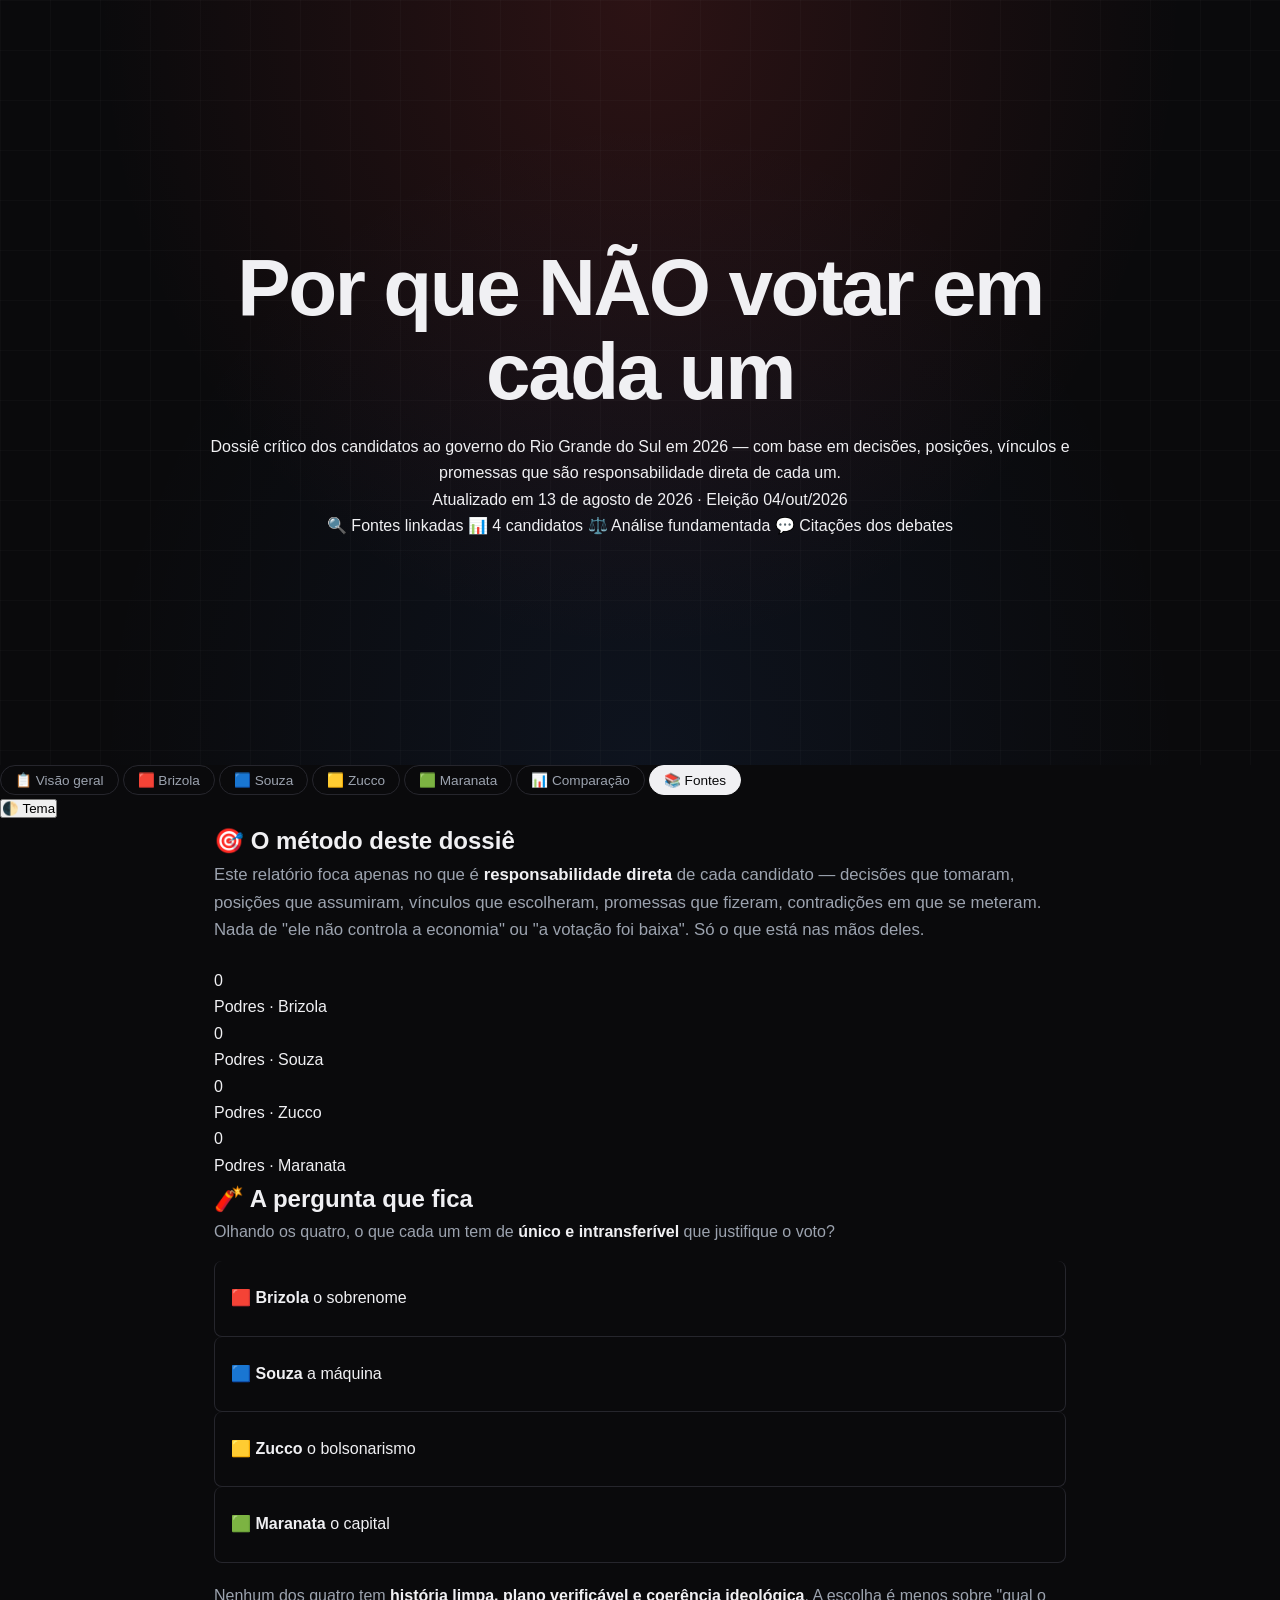
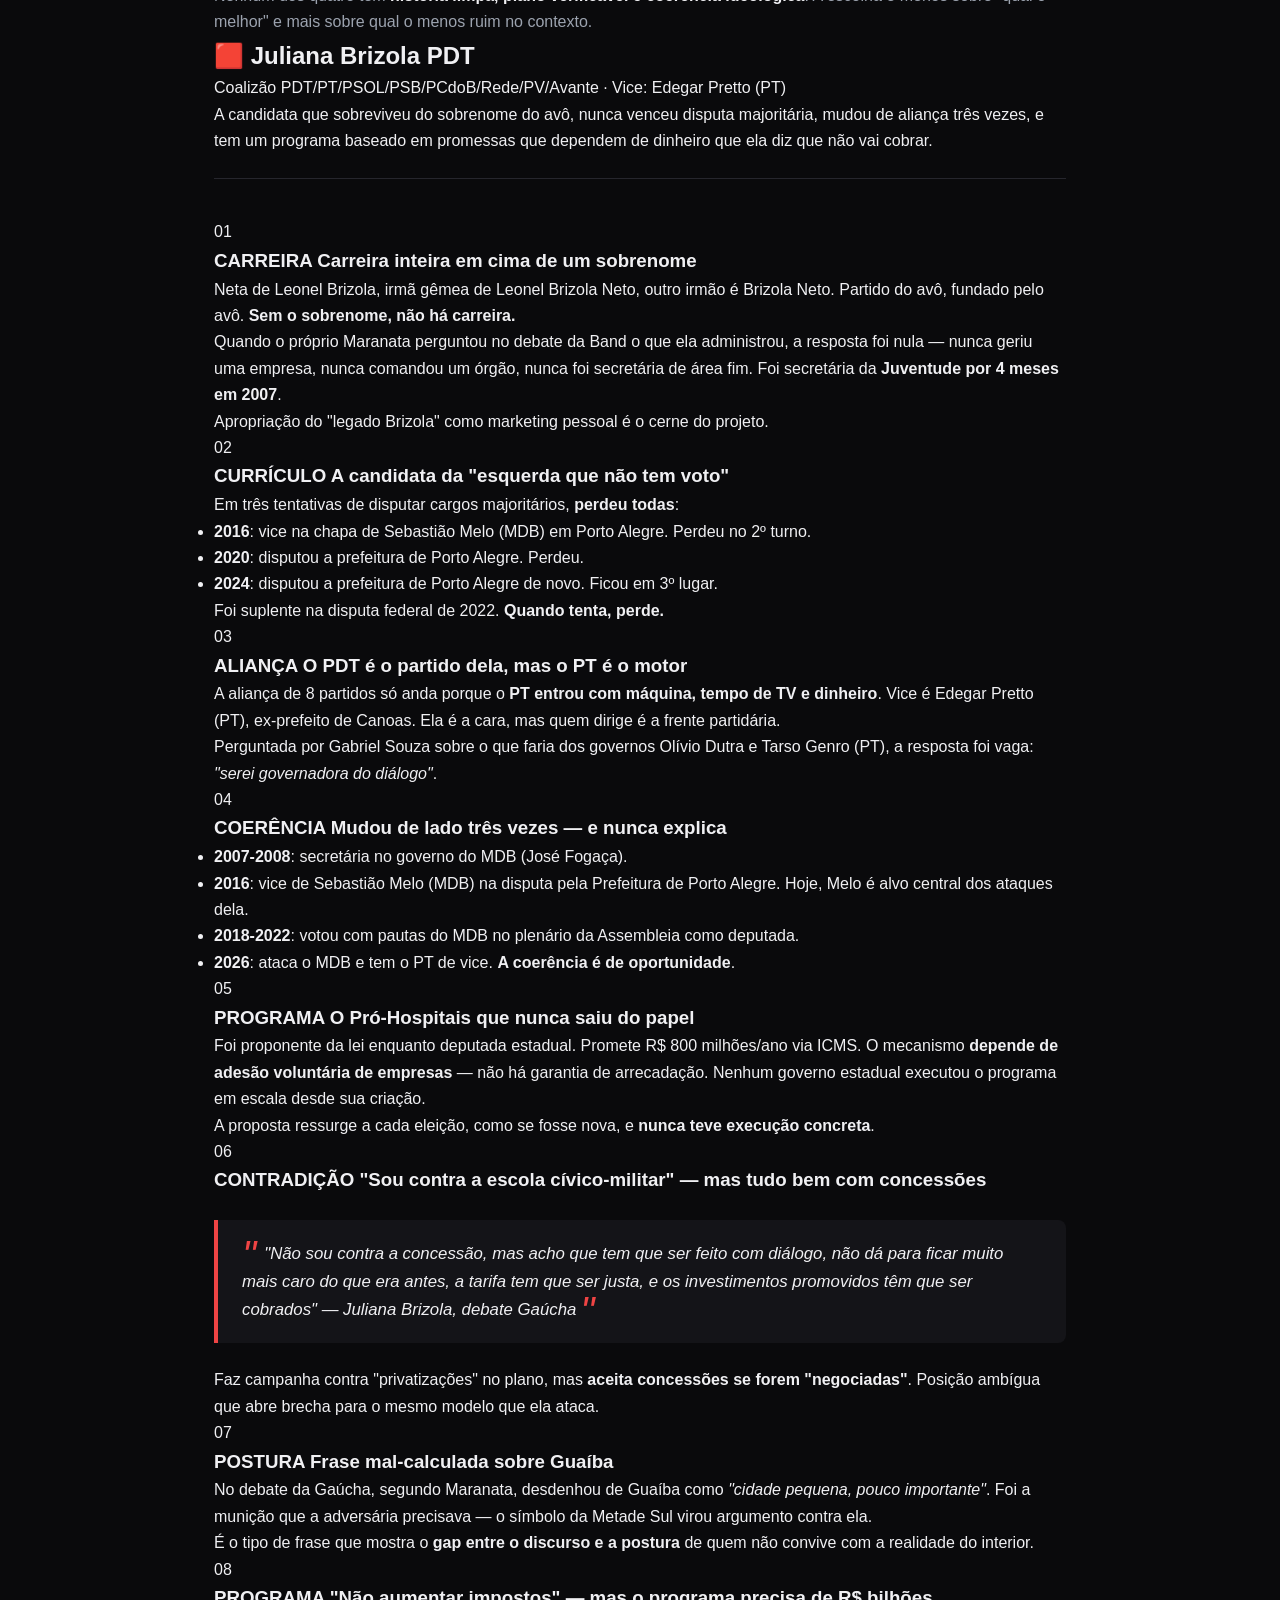
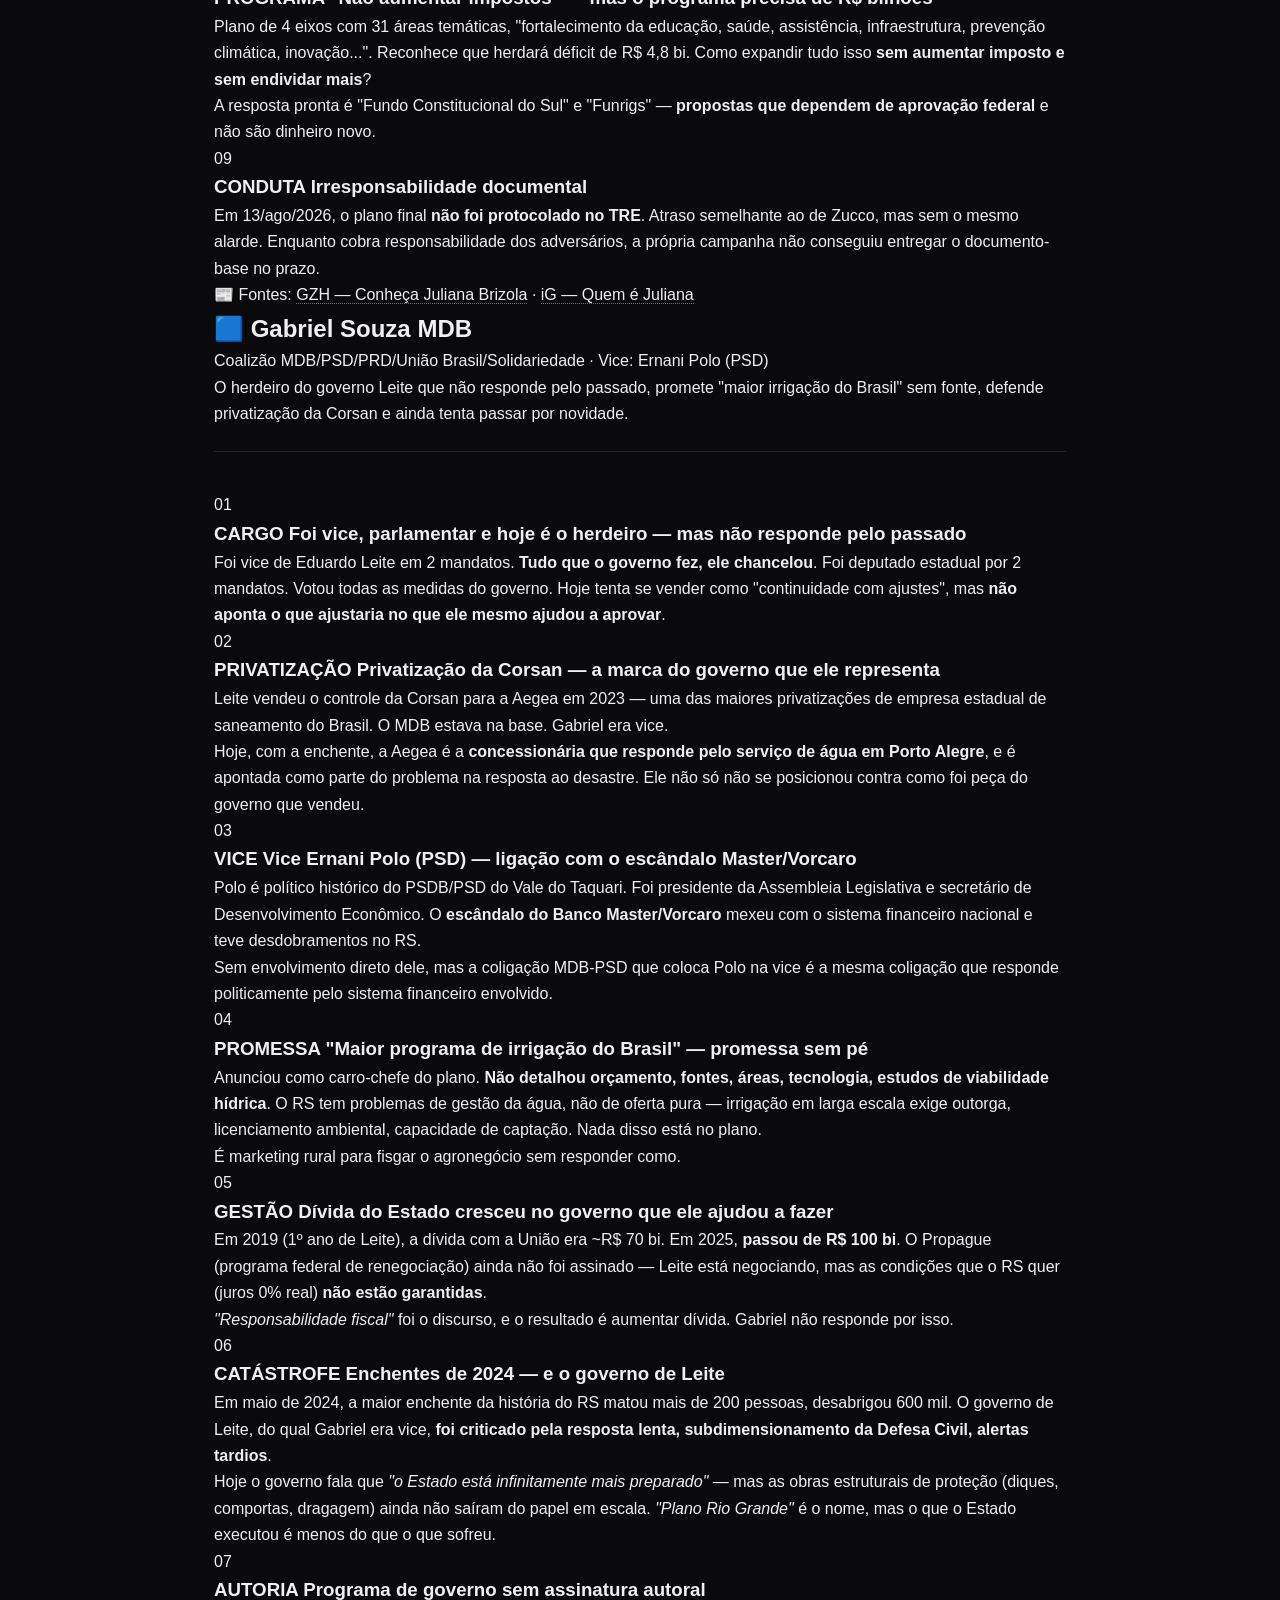
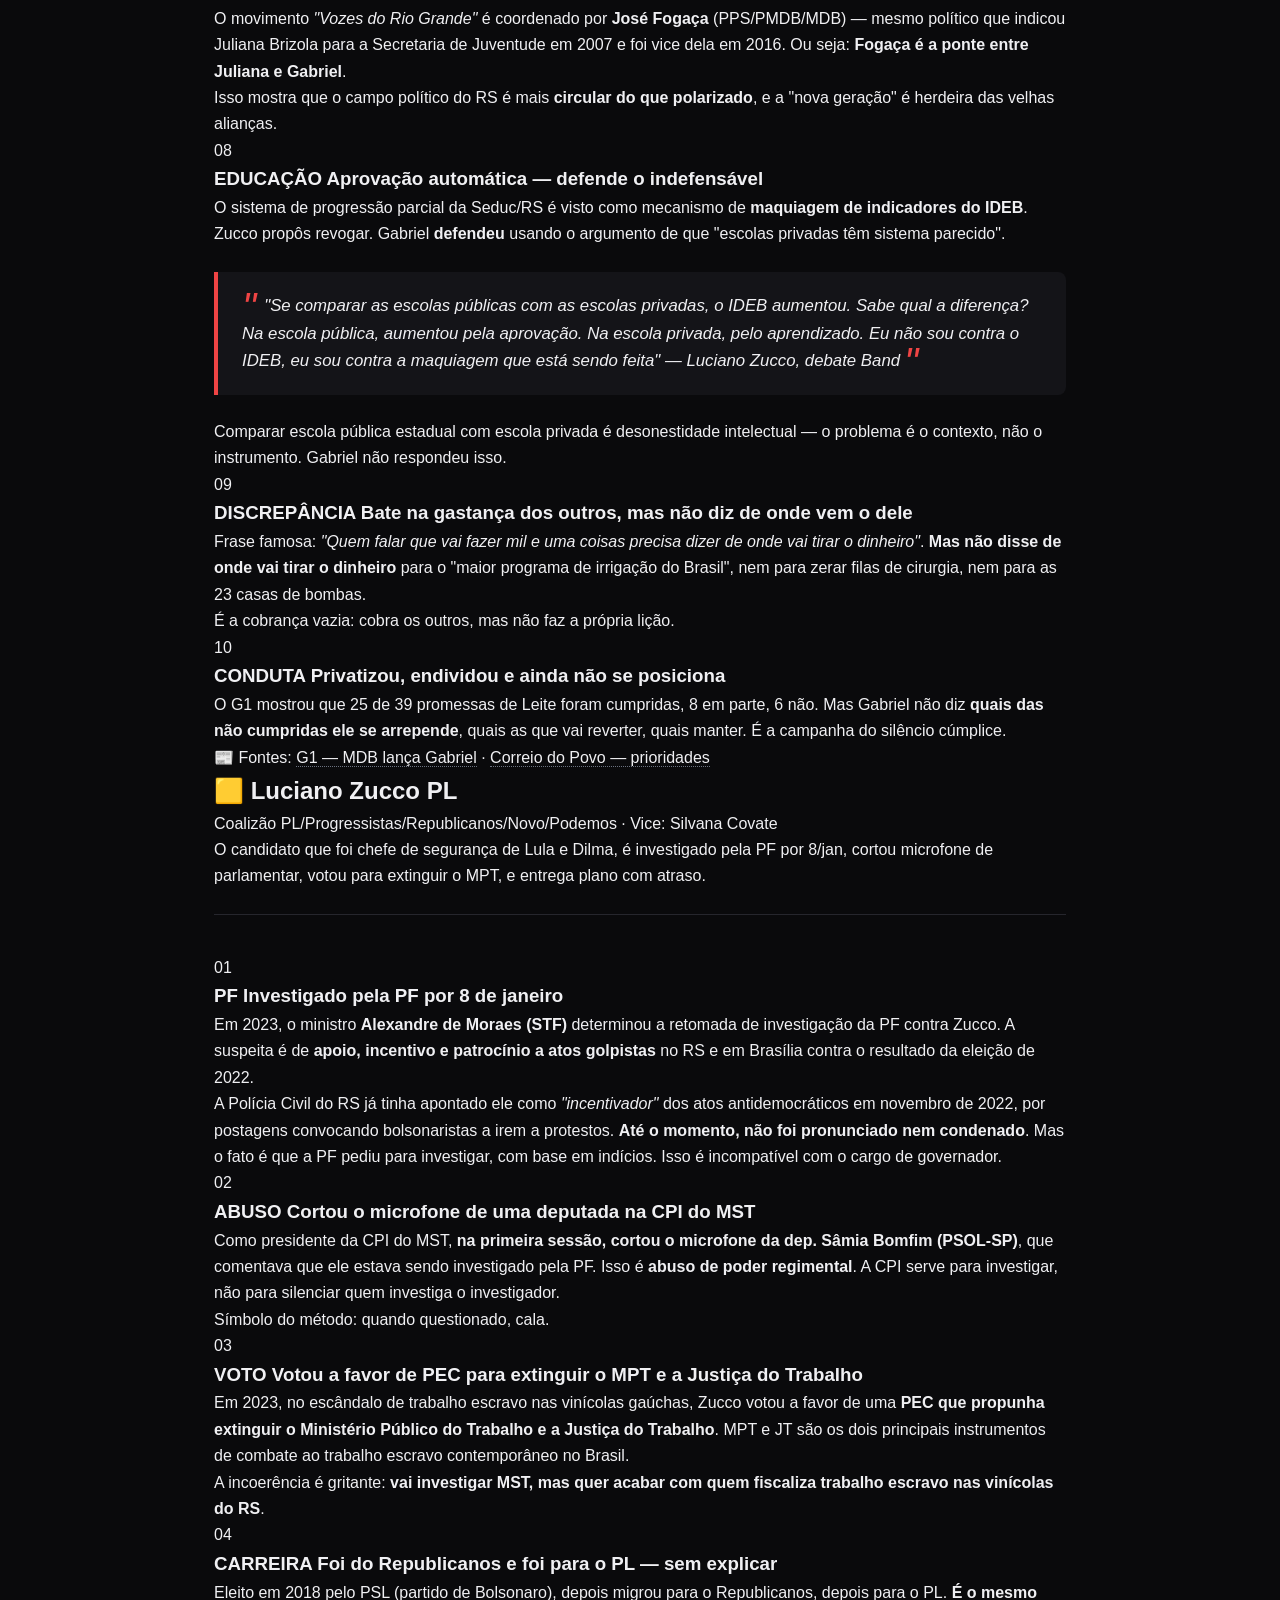
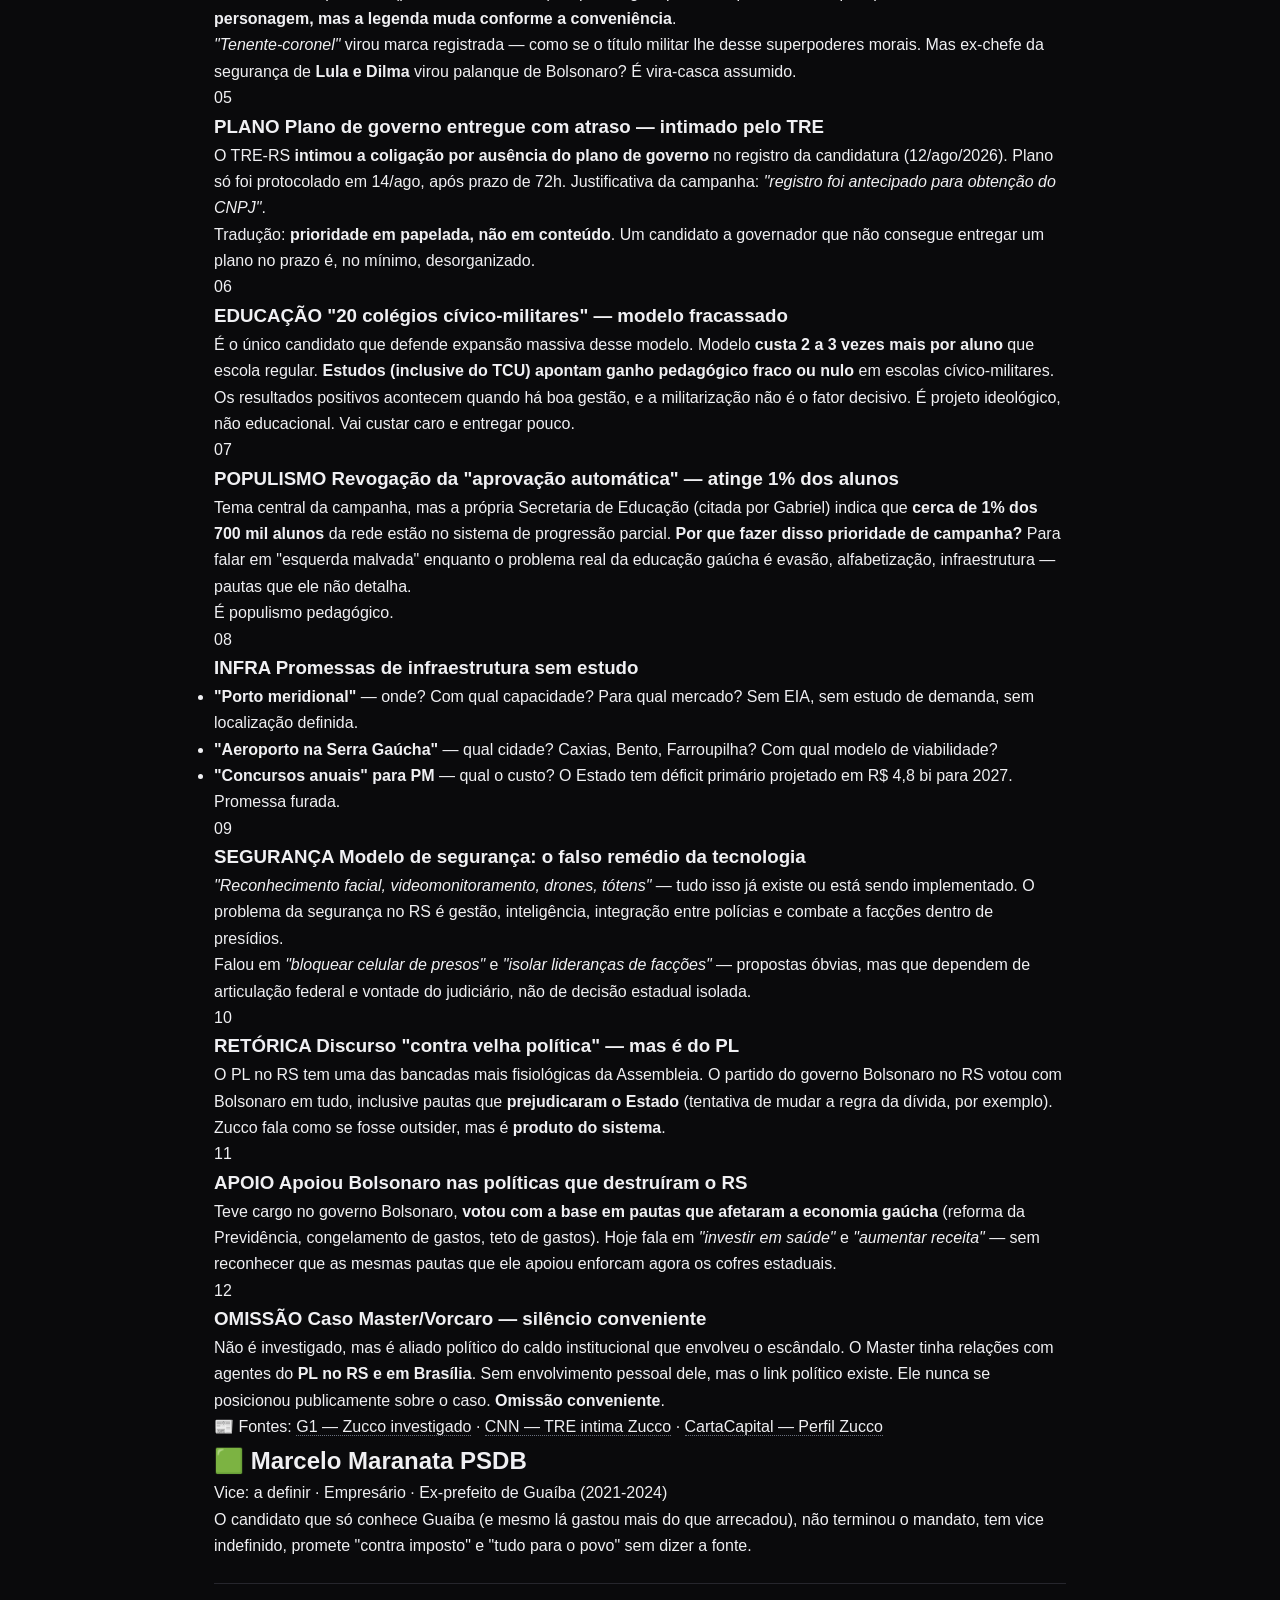
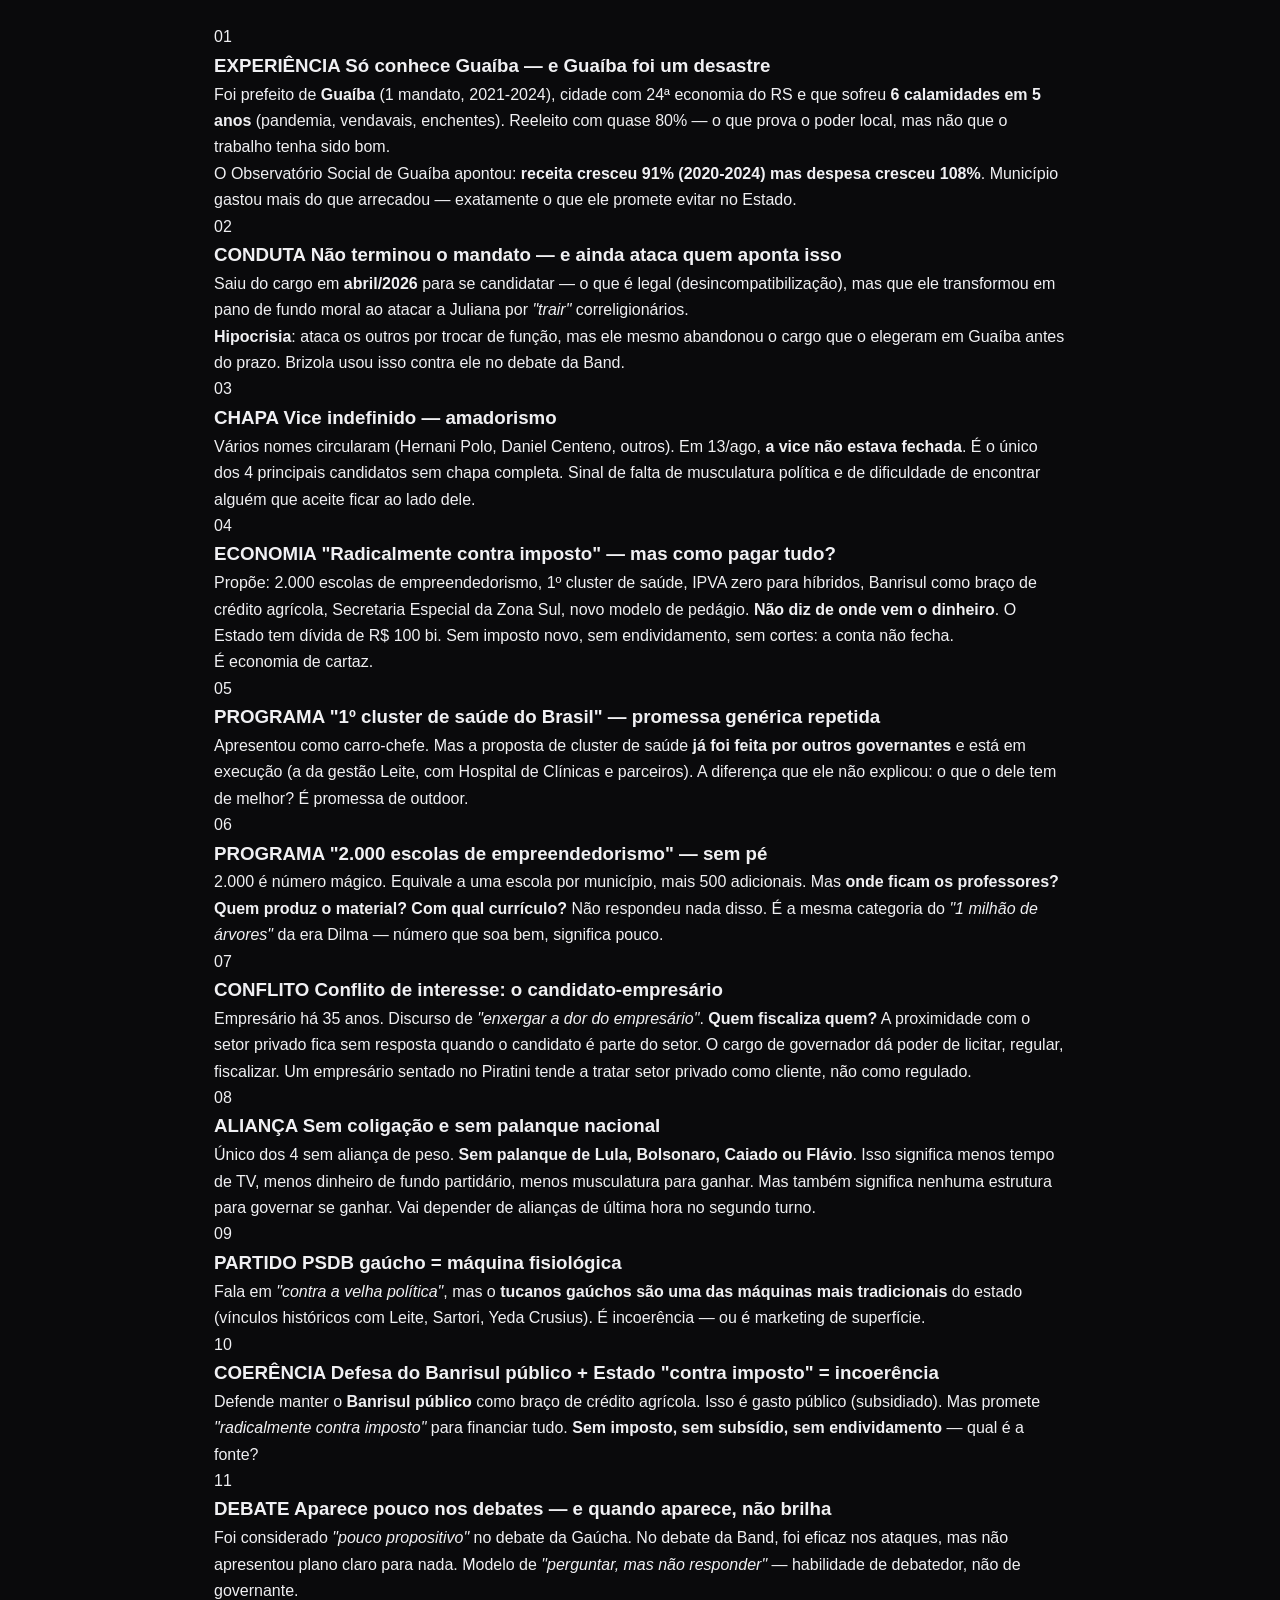
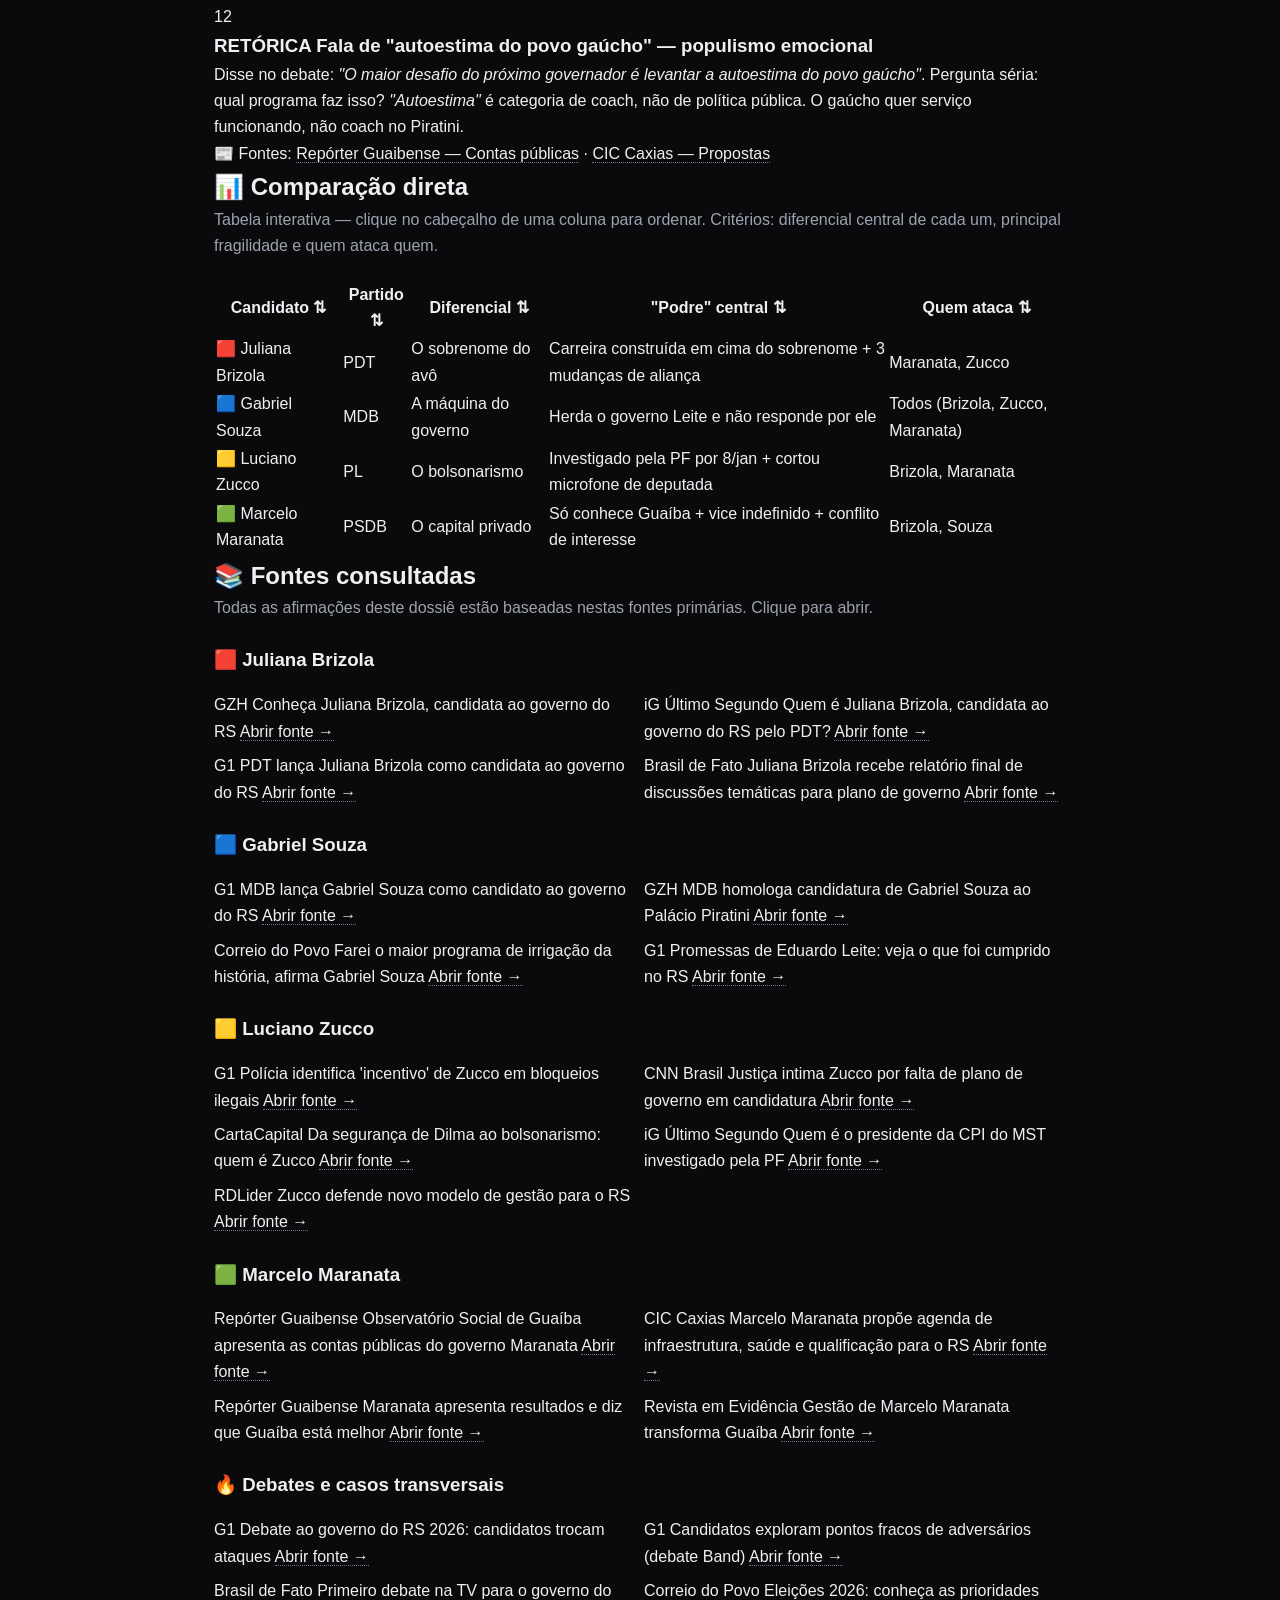
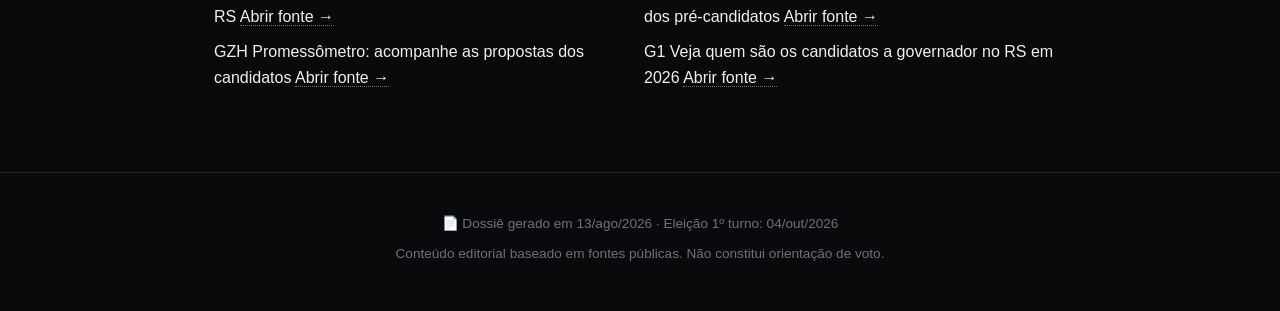
<file: porque-nao-votar.html>
<!DOCTYPE html>
<html lang="pt-BR">
<head>
<meta charset="UTF-8" />
<meta name="viewport" content="width=device-width, initial-scale=1.0" />
<title>Por que NÃO votar · Piratini 2026</title>
<link rel="stylesheet" href="style.css">
</head>
<body>

<!-- HERO -->
<header class="hero">
  <div class="hero-content">
    <h1>Por que <span class="accent">NÃO</span> votar em cada um</h1>
    <p>Dossiê crítico dos candidatos ao governo do Rio Grande do Sul em 2026 — com base em decisões, posições, vínculos e promessas que são responsabilidade direta de cada um.</p>
    <p class="meta">Atualizado em 13 de agosto de 2026 · Eleição 04/out/2026</p>
    <div class="badges">
      <span class="badge">🔍 Fontes linkadas</span>
      <span class="badge">📊 4 candidatos</span>
      <span class="badge">⚖️ Análise fundamentada</span>
      <span class="badge">💬 Citações dos debates</span>
    </div>
  </div>
</header>

<!-- CONTROLS -->
<div class="controls">
  <div class="nav-tabs">
    <button class="nav-tab active" data-target="intro">📋 Visão geral</button>
    <button class="nav-tab" data-target="brizola">🟥 Brizola</button>
    <button class="nav-tab" data-target="souza">🟦 Souza</button>
    <button class="nav-tab" data-target="zucco">🟨 Zucco</button>
    <button class="nav-tab" data-target="maranata">🟩 Maranata</button>
    <button class="nav-tab" data-target="tabela">📊 Comparação</button>
    <button class="nav-tab" data-target="fontes">📚 Fontes</button>
  </div>
  <button class="theme-toggle" id="themeToggle">🌓 Tema</button>
</div>

<!-- CONTAINER -->
<main class="container">

  <!-- INTRO -->
  <section id="intro" class="section fade-in">
    <h2 class="section-title"><span class="emoji">🎯</span> O método deste dossiê</h2>
    <p style="color: var(--text-soft); font-size: 1.05rem; margin-bottom: 24px;">
      Este relatório foca apenas no que é <strong style="color:var(--text)">responsabilidade direta</strong> de cada candidato — decisões que tomaram, posições que assumiram, vínculos que escolheram, promessas que fizeram, contradições em que se meteram. Nada de "ele não controla a economia" ou "a votação foi baixa". Só o que está nas mãos deles.
    </p>

    <div class="counters">
      <div class="counter brizola">
        <div class="numero-counter" data-target="9">0</div>
        <div class="label-counter">Podres · Brizola</div>
      </div>
      <div class="counter souza">
        <div class="numero-counter" data-target="10">0</div>
        <div class="label-counter">Podres · Souza</div>
      </div>
      <div class="counter zucco">
        <div class="numero-counter" data-target="12">0</div>
        <div class="label-counter">Podres · Zucco</div>
      </div>
      <div class="counter maranata">
        <div class="numero-counter" data-target="12">0</div>
        <div class="label-counter">Podres · Maranata</div>
      </div>
    </div>

    <div class="final-box">
      <h2>🧨 A pergunta que fica</h2>
      <p style="color: var(--text-soft); margin-bottom: 16px;">Olhando os quatro, o que cada um tem de <strong style="color:var(--text)">único e intransferível</strong> que justifique o voto?</p>
      <div class="diferenciais">
        <div class="diferencial">
          <span class="emoji">🟥</span>
          <strong>Brizola</strong>
          <span>o sobrenome</span>
        </div>
        <div class="diferencial">
          <span class="emoji">🟦</span>
          <strong>Souza</strong>
          <span>a máquina</span>
        </div>
        <div class="diferencial">
          <span class="emoji">🟨</span>
          <strong>Zucco</strong>
          <span>o bolsonarismo</span>
        </div>
        <div class="diferencial">
          <span class="emoji">🟩</span>
          <strong>Maranata</strong>
          <span>o capital</span>
        </div>
      </div>
      <p style="color: var(--text-soft); margin-top: 20px;">Nenhum dos quatro tem <strong style="color:var(--text)">história limpa, plano verificável e coerência ideológica</strong>. A escolha é menos sobre "qual o melhor" e mais sobre qual o menos ruim no contexto.</p>
    </div>
  </section>

  <!-- BRIZOLA -->
  <section id="brizola" class="section fade-in">
    <div class="candidato-header brizola">
      <h2>🟥 Juliana Brizola <span class="partido-tag">PDT</span></h2>
      <p class="subtitle">Coalizão PDT/PT/PSOL/PSB/PCdoB/Rede/PV/Avante · Vice: Edegar Pretto (PT)</p>
      <div class="resumo">A candidata que sobreviveu do sobrenome do avô, nunca venceu disputa majoritária, mudou de aliança três vezes, e tem um programa baseado em promessas que dependem de dinheiro que ela diz que não vai cobrar.</div>
    </div>

    <div class="podre fade-in">
      <span class="numero">01</span>
      <h3><span class="badge-podre">CARREIRA</span> Carreira inteira em cima de um sobrenome</h3>
      <p>Neta de Leonel Brizola, irmã gêmea de Leonel Brizola Neto, outro irmão é Brizola Neto. Partido do avô, fundado pelo avô. <strong>Sem o sobrenome, não há carreira.</strong></p>
      <p>Quando o próprio Maranata perguntou no debate da Band o que ela administrou, a resposta foi nula — nunca geriu uma empresa, nunca comandou um órgão, nunca foi secretária de área fim. Foi secretária da <strong>Juventude por 4 meses em 2007</strong>.</p>
      <p>Apropriação do "legado Brizola" como marketing pessoal é o cerne do projeto.</p>
    </div>

    <div class="podre fade-in">
      <span class="numero">02</span>
      <h3><span class="badge-podre">CURRÍCULO</span> A candidata da "esquerda que não tem voto"</h3>
      <p>Em três tentativas de disputar cargos majoritários, <strong>perdeu todas</strong>:</p>
      <ul>
        <li><strong>2016</strong>: vice na chapa de Sebastião Melo (MDB) em Porto Alegre. Perdeu no 2º turno.</li>
        <li><strong>2020</strong>: disputou a prefeitura de Porto Alegre. Perdeu.</li>
        <li><strong>2024</strong>: disputou a prefeitura de Porto Alegre de novo. Ficou em 3º lugar.</li>
      </ul>
      <p>Foi suplente na disputa federal de 2022. <strong>Quando tenta, perde.</strong></p>
    </div>

    <div class="podre fade-in">
      <span class="numero">03</span>
      <h3><span class="badge-podre">ALIANÇA</span> O PDT é o partido dela, mas o PT é o motor</h3>
      <p>A aliança de 8 partidos só anda porque o <strong>PT entrou com máquina, tempo de TV e dinheiro</strong>. Vice é Edegar Pretto (PT), ex-prefeito de Canoas. Ela é a cara, mas quem dirige é a frente partidária.</p>
      <p>Perguntada por Gabriel Souza sobre o que faria dos governos Olívio Dutra e Tarso Genro (PT), a resposta foi vaga: <em>"serei governadora do diálogo"</em>.</p>
    </div>

    <div class="podre fade-in">
      <span class="numero">04</span>
      <h3><span class="badge-podre">COERÊNCIA</span> Mudou de lado três vezes — e nunca explica</h3>
      <ul>
        <li><strong>2007-2008</strong>: secretária no governo do MDB (José Fogaça).</li>
        <li><strong>2016</strong>: vice de Sebastião Melo (MDB) na disputa pela Prefeitura de Porto Alegre. Hoje, Melo é alvo central dos ataques dela.</li>
        <li><strong>2018-2022</strong>: votou com pautas do MDB no plenário da Assembleia como deputada.</li>
        <li><strong>2026</strong>: ataca o MDB e tem o PT de vice. <strong>A coerência é de oportunidade</strong>.</li>
      </ul>
    </div>

    <div class="podre fade-in">
      <span class="numero">05</span>
      <h3><span class="badge-podre">PROGRAMA</span> O Pró-Hospitais que nunca saiu do papel</h3>
      <p>Foi proponente da lei enquanto deputada estadual. Promete R$ 800 milhões/ano via ICMS. O mecanismo <strong>depende de adesão voluntária de empresas</strong> — não há garantia de arrecadação. Nenhum governo estadual executou o programa em escala desde sua criação.</p>
      <p>A proposta ressurge a cada eleição, como se fosse nova, e <strong>nunca teve execução concreta</strong>.</p>
    </div>

    <div class="podre fade-in">
      <span class="numero">06</span>
      <h3><span class="badge-podre">CONTRADIÇÃO</span> "Sou contra a escola cívico-militar" — mas tudo bem com concessões</h3>
      <blockquote>"Não sou contra a concessão, mas acho que tem que ser feito com diálogo, não dá para ficar muito mais caro do que era antes, a tarifa tem que ser justa, e os investimentos promovidos têm que ser cobrados" — Juliana Brizola, debate Gaúcha</blockquote>
      <p>Faz campanha contra "privatizações" no plano, mas <strong>aceita concessões se forem "negociadas"</strong>. Posição ambígua que abre brecha para o mesmo modelo que ela ataca.</p>
    </div>

    <div class="podre fade-in">
      <span class="numero">07</span>
      <h3><span class="badge-podre">POSTURA</span> Frase mal-calculada sobre Guaíba</h3>
      <p>No debate da Gaúcha, segundo Maranata, desdenhou de Guaíba como <em>"cidade pequena, pouco importante"</em>. Foi a munição que a adversária precisava — o símbolo da Metade Sul virou argumento contra ela.</p>
      <p>É o tipo de frase que mostra o <strong>gap entre o discurso e a postura</strong> de quem não convive com a realidade do interior.</p>
    </div>

    <div class="podre fade-in">
      <span class="numero">08</span>
      <h3><span class="badge-podre">PROGRAMA</span> "Não aumentar impostos" — mas o programa precisa de R$ bilhões</h3>
      <p>Plano de 4 eixos com 31 áreas temáticas, "fortalecimento da educação, saúde, assistência, infraestrutura, prevenção climática, inovação...". Reconhece que herdará déficit de R$ 4,8 bi. Como expandir tudo isso <strong>sem aumentar imposto e sem endividar mais</strong>?</p>
      <p>A resposta pronta é "Fundo Constitucional do Sul" e "Funrigs" — <strong>propostas que dependem de aprovação federal</strong> e não são dinheiro novo.</p>
    </div>

    <div class="podre fade-in">
      <span class="numero">09</span>
      <h3><span class="badge-podre">CONDUTA</span> Irresponsabilidade documental</h3>
      <p>Em 13/ago/2026, o plano final <strong>não foi protocolado no TRE</strong>. Atraso semelhante ao de Zucco, mas sem o mesmo alarde. Enquanto cobra responsabilidade dos adversários, a própria campanha não conseguiu entregar o documento-base no prazo.</p>
      <div class="fonte">📰 Fontes: <a href="https://gauchazh.clicrbs.com.br/politica/eleicoes/noticia/2026/08/conheca-juliana-brizola-candidata-ao-governo-do-rio-grande-do-sul-pelo-pdt-cmsgumuq3019j016jgukmrg18.html" target="_blank" rel="noopener">GZH — Conheça Juliana Brizola</a> · <a href="https://ultimosegundo.ig.com.br/2026-07-29/quem-e-juliana-brizola--candidata-ao-governo-do-rs-pelo-pdt-.html" target="_blank" rel="noopener">iG — Quem é Juliana</a></div>
    </div>
  </section>

  <!-- SOUZA -->
  <section id="souza" class="section fade-in">
    <div class="candidato-header souza">
      <h2>🟦 Gabriel Souza <span class="partido-tag">MDB</span></h2>
      <p class="subtitle">Coalizão MDB/PSD/PRD/União Brasil/Solidariedade · Vice: Ernani Polo (PSD)</p>
      <div class="resumo">O herdeiro do governo Leite que não responde pelo passado, promete "maior irrigação do Brasil" sem fonte, defende privatização da Corsan e ainda tenta passar por novidade.</div>
    </div>

    <div class="podre fade-in">
      <span class="numero">01</span>
      <h3><span class="badge-podre">CARGO</span> Foi vice, parlamentar e hoje é o herdeiro — mas não responde pelo passado</h3>
      <p>Foi vice de Eduardo Leite em 2 mandatos. <strong>Tudo que o governo fez, ele chancelou</strong>. Foi deputado estadual por 2 mandatos. Votou todas as medidas do governo. Hoje tenta se vender como "continuidade com ajustes", mas <strong>não aponta o que ajustaria no que ele mesmo ajudou a aprovar</strong>.</p>
    </div>

    <div class="podre fade-in">
      <span class="numero">02</span>
      <h3><span class="badge-podre">PRIVATIZAÇÃO</span> Privatização da Corsan — a marca do governo que ele representa</h3>
      <p>Leite vendeu o controle da Corsan para a Aegea em 2023 — uma das maiores privatizações de empresa estadual de saneamento do Brasil. O MDB estava na base. Gabriel era vice.</p>
      <p>Hoje, com a enchente, a Aegea é a <strong>concessionária que responde pelo serviço de água em Porto Alegre</strong>, e é apontada como parte do problema na resposta ao desastre. Ele não só não se posicionou contra como foi peça do governo que vendeu.</p>
    </div>

    <div class="podre fade-in">
      <span class="numero">03</span>
      <h3><span class="badge-podre">VICE</span> Vice Ernani Polo (PSD) — ligação com o escândalo Master/Vorcaro</h3>
      <p>Polo é político histórico do PSDB/PSD do Vale do Taquari. Foi presidente da Assembleia Legislativa e secretário de Desenvolvimento Econômico. O <strong>escândalo do Banco Master/Vorcaro</strong> mexeu com o sistema financeiro nacional e teve desdobramentos no RS.</p>
      <p>Sem envolvimento direto dele, mas a coligação MDB-PSD que coloca Polo na vice é a mesma coligação que responde politicamente pelo sistema financeiro envolvido.</p>
    </div>

    <div class="podre fade-in">
      <span class="numero">04</span>
      <h3><span class="badge-podre">PROMESSA</span> "Maior programa de irrigação do Brasil" — promessa sem pé</h3>
      <p>Anunciou como carro-chefe do plano. <strong>Não detalhou orçamento, fontes, áreas, tecnologia, estudos de viabilidade hídrica</strong>. O RS tem problemas de gestão da água, não de oferta pura — irrigação em larga escala exige outorga, licenciamento ambiental, capacidade de captação. Nada disso está no plano.</p>
      <p>É marketing rural para fisgar o agronegócio sem responder como.</p>
    </div>

    <div class="podre fade-in">
      <span class="numero">05</span>
      <h3><span class="badge-podre">GESTÃO</span> Dívida do Estado cresceu no governo que ele ajudou a fazer</h3>
      <p>Em 2019 (1º ano de Leite), a dívida com a União era ~R$ 70 bi. Em 2025, <strong>passou de R$ 100 bi</strong>. O Propague (programa federal de renegociação) ainda não foi assinado — Leite está negociando, mas as condições que o RS quer (juros 0% real) <strong>não estão garantidas</strong>.</p>
      <p><em>"Responsabilidade fiscal"</em> foi o discurso, e o resultado é aumentar dívida. Gabriel não responde por isso.</p>
    </div>

    <div class="podre fade-in">
      <span class="numero">06</span>
      <h3><span class="badge-podre">CATÁSTROFE</span> Enchentes de 2024 — e o governo de Leite</h3>
      <p>Em maio de 2024, a maior enchente da história do RS matou mais de 200 pessoas, desabrigou 600 mil. O governo de Leite, do qual Gabriel era vice, <strong>foi criticado pela resposta lenta, subdimensionamento da Defesa Civil, alertas tardios</strong>.</p>
      <p>Hoje o governo fala que <em>"o Estado está infinitamente mais preparado"</em> — mas as obras estruturais de proteção (diques, comportas, dragagem) ainda não saíram do papel em escala. <em>"Plano Rio Grande"</em> é o nome, mas o que o Estado executou é menos do que o que sofreu.</p>
    </div>

    <div class="podre fade-in">
      <span class="numero">07</span>
      <h3><span class="badge-podre">AUTORIA</span> Programa de governo sem assinatura autoral</h3>
      <p>O movimento <em>"Vozes do Rio Grande"</em> é coordenado por <strong>José Fogaça</strong> (PPS/PMDB/MDB) — mesmo político que indicou Juliana Brizola para a Secretaria de Juventude em 2007 e foi vice dela em 2016. Ou seja: <strong>Fogaça é a ponte entre Juliana e Gabriel</strong>.</p>
      <p>Isso mostra que o campo político do RS é mais <strong>circular do que polarizado</strong>, e a "nova geração" é herdeira das velhas alianças.</p>
    </div>

    <div class="podre fade-in">
      <span class="numero">08</span>
      <h3><span class="badge-podre">EDUCAÇÃO</span> Aprovação automática — defende o indefensável</h3>
      <p>O sistema de progressão parcial da Seduc/RS é visto como mecanismo de <strong>maquiagem de indicadores do IDEB</strong>. Zucco propôs revogar. Gabriel <strong>defendeu</strong> usando o argumento de que "escolas privadas têm sistema parecido".</p>
      <blockquote>"Se comparar as escolas públicas com as escolas privadas, o IDEB aumentou. Sabe qual a diferença? Na escola pública, aumentou pela aprovação. Na escola privada, pelo aprendizado. Eu não sou contra o IDEB, eu sou contra a maquiagem que está sendo feita" — Luciano Zucco, debate Band</blockquote>
      <p>Comparar escola pública estadual com escola privada é desonestidade intelectual — o problema é o contexto, não o instrumento. Gabriel não respondeu isso.</p>
    </div>

    <div class="podre fade-in">
      <span class="numero">09</span>
      <h3><span class="badge-podre">DISCREPÂNCIA</span> Bate na gastança dos outros, mas não diz de onde vem o dele</h3>
      <p>Frase famosa: <em>"Quem falar que vai fazer mil e uma coisas precisa dizer de onde vai tirar o dinheiro"</em>. <strong>Mas não disse de onde vai tirar o dinheiro</strong> para o "maior programa de irrigação do Brasil", nem para zerar filas de cirurgia, nem para as 23 casas de bombas.</p>
      <p>É a cobrança vazia: cobra os outros, mas não faz a própria lição.</p>
    </div>

    <div class="podre fade-in">
      <span class="numero">10</span>
      <h3><span class="badge-podre">CONDUTA</span> Privatizou, endividou e ainda não se posiciona</h3>
      <p>O G1 mostrou que 25 de 39 promessas de Leite foram cumpridas, 8 em parte, 6 não. Mas Gabriel não diz <strong>quais das não cumpridas ele se arrepende</strong>, quais as que vai reverter, quais manter. É a campanha do silêncio cúmplice.</p>
      <div class="fonte">📰 Fontes: <a href="https://g1.globo.com/rs/rio-grande-do-sul/eleicoes/2026/noticia/2026/08/01/mdb-lanca-gabriel-souza-como-candidato-ao-governo-do-rs.ghtml" target="_blank" rel="noopener">G1 — MDB lança Gabriel</a> · <a href="https://www.correiodopovo.com.br/not%C3%ADcias/pol%C3%ADtica/elei%C3%A7%C3%B5es-2026-conheca-as-prioridades-dos-pre-candidatos-ao-governo-gaucho-1.1717572" target="_blank" rel="noopener">Correio do Povo — prioridades</a></div>
    </div>
  </section>

  <!-- ZUCCO -->
  <section id="zucco" class="section fade-in">
    <div class="candidato-header zucco">
      <h2>🟨 Luciano Zucco <span class="partido-tag">PL</span></h2>
      <p class="subtitle">Coalizão PL/Progressistas/Republicanos/Novo/Podemos · Vice: Silvana Covate</p>
      <div class="resumo">O candidato que foi chefe de segurança de Lula e Dilma, é investigado pela PF por 8/jan, cortou microfone de parlamentar, votou para extinguir o MPT, e entrega plano com atraso.</div>
    </div>

    <div class="podre fade-in">
      <span class="numero">01</span>
      <h3><span class="badge-podre">PF</span> Investigado pela PF por 8 de janeiro</h3>
      <p>Em 2023, o ministro <strong>Alexandre de Moraes (STF)</strong> determinou a retomada de investigação da PF contra Zucco. A suspeita é de <strong>apoio, incentivo e patrocínio a atos golpistas</strong> no RS e em Brasília contra o resultado da eleição de 2022.</p>
      <p>A Polícia Civil do RS já tinha apontado ele como <em>"incentivador"</em> dos atos antidemocráticos em novembro de 2022, por postagens convocando bolsonaristas a irem a protestos. <strong>Até o momento, não foi pronunciado nem condenado</strong>. Mas o fato é que a PF pediu para investigar, com base em indícios. Isso é incompatível com o cargo de governador.</p>
    </div>

    <div class="podre fade-in">
      <span class="numero">02</span>
      <h3><span class="badge-podre">ABUSO</span> Cortou o microfone de uma deputada na CPI do MST</h3>
      <p>Como presidente da CPI do MST, <strong>na primeira sessão, cortou o microfone da dep. Sâmia Bomfim (PSOL-SP)</strong>, que comentava que ele estava sendo investigado pela PF. Isso é <strong>abuso de poder regimental</strong>. A CPI serve para investigar, não para silenciar quem investiga o investigador.</p>
      <p>Símbolo do método: quando questionado, cala.</p>
    </div>

    <div class="podre fade-in">
      <span class="numero">03</span>
      <h3><span class="badge-podre">VOTO</span> Votou a favor de PEC para extinguir o MPT e a Justiça do Trabalho</h3>
      <p>Em 2023, no escândalo de trabalho escravo nas vinícolas gaúchas, Zucco votou a favor de uma <strong>PEC que propunha extinguir o Ministério Público do Trabalho e a Justiça do Trabalho</strong>. MPT e JT são os dois principais instrumentos de combate ao trabalho escravo contemporâneo no Brasil.</p>
      <p>A incoerência é gritante: <strong>vai investigar MST, mas quer acabar com quem fiscaliza trabalho escravo nas vinícolas do RS</strong>.</p>
    </div>

    <div class="podre fade-in">
      <span class="numero">04</span>
      <h3><span class="badge-podre">CARREIRA</span> Foi do Republicanos e foi para o PL — sem explicar</h3>
      <p>Eleito em 2018 pelo PSL (partido de Bolsonaro), depois migrou para o Republicanos, depois para o PL. <strong>É o mesmo personagem, mas a legenda muda conforme a conveniência</strong>.</p>
      <p><em>"Tenente-coronel"</em> virou marca registrada — como se o título militar lhe desse superpoderes morais. Mas ex-chefe da segurança de <strong>Lula e Dilma</strong> virou palanque de Bolsonaro? É vira-casca assumido.</p>
    </div>

    <div class="podre fade-in">
      <span class="numero">05</span>
      <h3><span class="badge-podre">PLANO</span> Plano de governo entregue com atraso — intimado pelo TRE</h3>
      <p>O TRE-RS <strong>intimou a coligação por ausência do plano de governo</strong> no registro da candidatura (12/ago/2026). Plano só foi protocolado em 14/ago, após prazo de 72h. Justificativa da campanha: <em>"registro foi antecipado para obtenção do CNPJ"</em>.</p>
      <p>Tradução: <strong>prioridade em papelada, não em conteúdo</strong>. Um candidato a governador que não consegue entregar um plano no prazo é, no mínimo, desorganizado.</p>
    </div>

    <div class="podre fade-in">
      <span class="numero">06</span>
      <h3><span class="badge-podre">EDUCAÇÃO</span> "20 colégios cívico-militares" — modelo fracassado</h3>
      <p>É o único candidato que defende expansão massiva desse modelo. Modelo <strong>custa 2 a 3 vezes mais por aluno</strong> que escola regular. <strong>Estudos (inclusive do TCU) apontam ganho pedagógico fraco ou nulo</strong> em escolas cívico-militares.</p>
      <p>Os resultados positivos acontecem quando há boa gestão, e a militarização não é o fator decisivo. É projeto ideológico, não educacional. Vai custar caro e entregar pouco.</p>
    </div>

    <div class="podre fade-in">
      <span class="numero">07</span>
      <h3><span class="badge-podre">POPULISMO</span> Revogação da "aprovação automática" — atinge 1% dos alunos</h3>
      <p>Tema central da campanha, mas a própria Secretaria de Educação (citada por Gabriel) indica que <strong>cerca de 1% dos 700 mil alunos</strong> da rede estão no sistema de progressão parcial. <strong>Por que fazer disso prioridade de campanha?</strong> Para falar em "esquerda malvada" enquanto o problema real da educação gaúcha é evasão, alfabetização, infraestrutura — pautas que ele não detalha.</p>
      <p>É populismo pedagógico.</p>
    </div>

    <div class="podre fade-in">
      <span class="numero">08</span>
      <h3><span class="badge-podre">INFRA</span> Promessas de infraestrutura sem estudo</h3>
      <ul>
        <li><strong>"Porto meridional"</strong> — onde? Com qual capacidade? Para qual mercado? Sem EIA, sem estudo de demanda, sem localização definida.</li>
        <li><strong>"Aeroporto na Serra Gaúcha"</strong> — qual cidade? Caxias, Bento, Farroupilha? Com qual modelo de viabilidade?</li>
        <li><strong>"Concursos anuais" para PM</strong> — qual o custo? O Estado tem déficit primário projetado em R$ 4,8 bi para 2027. Promessa furada.</li>
      </ul>
    </div>

    <div class="podre fade-in">
      <span class="numero">09</span>
      <h3><span class="badge-podre">SEGURANÇA</span> Modelo de segurança: o falso remédio da tecnologia</h3>
      <p><em>"Reconhecimento facial, videomonitoramento, drones, tótens"</em> — tudo isso já existe ou está sendo implementado. O problema da segurança no RS é gestão, inteligência, integração entre polícias e combate a facções dentro de presídios.</p>
      <p>Falou em <em>"bloquear celular de presos"</em> e <em>"isolar lideranças de facções"</em> — propostas óbvias, mas que dependem de articulação federal e vontade do judiciário, não de decisão estadual isolada.</p>
    </div>

    <div class="podre fade-in">
      <span class="numero">10</span>
      <h3><span class="badge-podre">RETÓRICA</span> Discurso "contra velha política" — mas é do PL</h3>
      <p>O PL no RS tem uma das bancadas mais fisiológicas da Assembleia. O partido do governo Bolsonaro no RS votou com Bolsonaro em tudo, inclusive pautas que <strong>prejudicaram o Estado</strong> (tentativa de mudar a regra da dívida, por exemplo).</p>
      <p>Zucco fala como se fosse outsider, mas é <strong>produto do sistema</strong>.</p>
    </div>

    <div class="podre fade-in">
      <span class="numero">11</span>
      <h3><span class="badge-podre">APOIO</span> Apoiou Bolsonaro nas políticas que destruíram o RS</h3>
      <p>Teve cargo no governo Bolsonaro, <strong>votou com a base em pautas que afetaram a economia gaúcha</strong> (reforma da Previdência, congelamento de gastos, teto de gastos). Hoje fala em <em>"investir em saúde"</em> e <em>"aumentar receita"</em> — sem reconhecer que as mesmas pautas que ele apoiou enforcam agora os cofres estaduais.</p>
    </div>

    <div class="podre fade-in">
      <span class="numero">12</span>
      <h3><span class="badge-podre">OMISSÃO</span> Caso Master/Vorcaro — silêncio conveniente</h3>
      <p>Não é investigado, mas é aliado político do caldo institucional que envolveu o escândalo. O Master tinha relações com agentes do <strong>PL no RS e em Brasília</strong>. Sem envolvimento pessoal dele, mas o link político existe. Ele nunca se posicionou publicamente sobre o caso. <strong>Omissão conveniente</strong>.</p>
      <div class="fonte">📰 Fontes: <a href="https://g1.globo.com/rs/rio-grande-do-sul/noticia/2022/11/16/policia-aponta-deputado-federal-zucco-mais-votado-do-rs-como-incentivador-de-bloqueios-ilegais.ghtml" target="_blank" rel="noopener">G1 — Zucco investigado</a> · <a href="https://www.cnnbrasil.com.br/eleicoes/justica-intima-zucco-por-falta-de-plano-de-governo-em-candidatura-no-rs/" target="_blank" rel="noopener">CNN — TRE intima Zucco</a> · <a href="https://www.cartacapital.com.br/politica/da-seguranca-de-dilma-ao-bolsonarismo-quem-e-o-deputado-zucco-presidente-da-cpi-do-mst/" target="_blank" rel="noopener">CartaCapital — Perfil Zucco</a></div>
    </div>
  </section>

  <!-- MARANATA -->
  <section id="maranata" class="section fade-in">
    <div class="candidato-header maranata">
      <h2>🟩 Marcelo Maranata <span class="partido-tag">PSDB</span></h2>
      <p class="subtitle">Vice: a definir · Empresário · Ex-prefeito de Guaíba (2021-2024)</p>
      <div class="resumo">O candidato que só conhece Guaíba (e mesmo lá gastou mais do que arrecadou), não terminou o mandato, tem vice indefinido, promete "contra imposto" e "tudo para o povo" sem dizer a fonte.</div>
    </div>

    <div class="podre fade-in">
      <span class="numero">01</span>
      <h3><span class="badge-podre">EXPERIÊNCIA</span> Só conhece Guaíba — e Guaíba foi um desastre</h3>
      <p>Foi prefeito de <strong>Guaíba</strong> (1 mandato, 2021-2024), cidade com 24ª economia do RS e que sofreu <strong>6 calamidades em 5 anos</strong> (pandemia, vendavais, enchentes). Reeleito com quase 80% — o que prova o poder local, mas não que o trabalho tenha sido bom.</p>
      <p>O Observatório Social de Guaíba apontou: <strong>receita cresceu 91% (2020-2024) mas despesa cresceu 108%</strong>. Município gastou mais do que arrecadou — exatamente o que ele promete evitar no Estado.</p>
    </div>

    <div class="podre fade-in">
      <span class="numero">02</span>
      <h3><span class="badge-podre">CONDUTA</span> Não terminou o mandato — e ainda ataca quem aponta isso</h3>
      <p>Saiu do cargo em <strong>abril/2026</strong> para se candidatar — o que é legal (desincompatibilização), mas que ele transformou em pano de fundo moral ao atacar a Juliana por <em>"trair"</em> correligionários.</p>
      <p><strong>Hipocrisia</strong>: ataca os outros por trocar de função, mas ele mesmo abandonou o cargo que o elegeram em Guaíba antes do prazo. Brizola usou isso contra ele no debate da Band.</p>
    </div>

    <div class="podre fade-in">
      <span class="numero">03</span>
      <h3><span class="badge-podre">CHAPA</span> Vice indefinido — amadorismo</h3>
      <p>Vários nomes circularam (Hernani Polo, Daniel Centeno, outros). Em 13/ago, <strong>a vice não estava fechada</strong>. É o único dos 4 principais candidatos sem chapa completa. Sinal de falta de musculatura política e de dificuldade de encontrar alguém que aceite ficar ao lado dele.</p>
    </div>

    <div class="podre fade-in">
      <span class="numero">04</span>
      <h3><span class="badge-podre">ECONOMIA</span> "Radicalmente contra imposto" — mas como pagar tudo?</h3>
      <p>Propõe: 2.000 escolas de empreendedorismo, 1º cluster de saúde, IPVA zero para híbridos, Banrisul como braço de crédito agrícola, Secretaria Especial da Zona Sul, novo modelo de pedágio. <strong>Não diz de onde vem o dinheiro</strong>. O Estado tem dívida de R$ 100 bi. Sem imposto novo, sem endividamento, sem cortes: a conta não fecha.</p>
      <p>É economia de cartaz.</p>
    </div>

    <div class="podre fade-in">
      <span class="numero">05</span>
      <h3><span class="badge-podre">PROGRAMA</span> "1º cluster de saúde do Brasil" — promessa genérica repetida</h3>
      <p>Apresentou como carro-chefe. Mas a proposta de cluster de saúde <strong>já foi feita por outros governantes</strong> e está em execução (a da gestão Leite, com Hospital de Clínicas e parceiros). A diferença que ele não explicou: o que o dele tem de melhor? É promessa de outdoor.</p>
    </div>

    <div class="podre fade-in">
      <span class="numero">06</span>
      <h3><span class="badge-podre">PROGRAMA</span> "2.000 escolas de empreendedorismo" — sem pé</h3>
      <p>2.000 é número mágico. Equivale a uma escola por município, mais 500 adicionais. Mas <strong>onde ficam os professores? Quem produz o material? Com qual currículo?</strong> Não respondeu nada disso. É a mesma categoria do <em>"1 milhão de árvores"</em> da era Dilma — número que soa bem, significa pouco.</p>
    </div>

    <div class="podre fade-in">
      <span class="numero">07</span>
      <h3><span class="badge-podre">CONFLITO</span> Conflito de interesse: o candidato-empresário</h3>
      <p>Empresário há 35 anos. Discurso de <em>"enxergar a dor do empresário"</em>. <strong>Quem fiscaliza quem?</strong> A proximidade com o setor privado fica sem resposta quando o candidato é parte do setor. O cargo de governador dá poder de licitar, regular, fiscalizar. Um empresário sentado no Piratini tende a tratar setor privado como cliente, não como regulado.</p>
    </div>

    <div class="podre fade-in">
      <span class="numero">08</span>
      <h3><span class="badge-podre">ALIANÇA</span> Sem coligação e sem palanque nacional</h3>
      <p>Único dos 4 sem aliança de peso. <strong>Sem palanque de Lula, Bolsonaro, Caiado ou Flávio</strong>. Isso significa menos tempo de TV, menos dinheiro de fundo partidário, menos musculatura para ganhar. Mas também significa nenhuma estrutura para governar se ganhar. Vai depender de alianças de última hora no segundo turno.</p>
    </div>

    <div class="podre fade-in">
      <span class="numero">09</span>
      <h3><span class="badge-podre">PARTIDO</span> PSDB gaúcho = máquina fisiológica</h3>
      <p>Fala em <em>"contra a velha política"</em>, mas o <strong>tucanos gaúchos são uma das máquinas mais tradicionais</strong> do estado (vínculos históricos com Leite, Sartori, Yeda Crusius). É incoerência — ou é marketing de superfície.</p>
    </div>

    <div class="podre fade-in">
      <span class="numero">10</span>
      <h3><span class="badge-podre">COERÊNCIA</span> Defesa do Banrisul público + Estado "contra imposto" = incoerência</h3>
      <p>Defende manter o <strong>Banrisul público</strong> como braço de crédito agrícola. Isso é gasto público (subsidiado). Mas promete <em>"radicalmente contra imposto"</em> para financiar tudo. <strong>Sem imposto, sem subsídio, sem endividamento</strong> — qual é a fonte?</p>
    </div>

    <div class="podre fade-in">
      <span class="numero">11</span>
      <h3><span class="badge-podre">DEBATE</span> Aparece pouco nos debates — e quando aparece, não brilha</h3>
      <p>Foi considerado <em>"pouco propositivo"</em> no debate da Gaúcha. No debate da Band, foi eficaz nos ataques, mas não apresentou plano claro para nada. Modelo de <em>"perguntar, mas não responder"</em> — habilidade de debatedor, não de governante.</p>
    </div>

    <div class="podre fade-in">
      <span class="numero">12</span>
      <h3><span class="badge-podre">RETÓRICA</span> Fala de "autoestima do povo gaúcho" — populismo emocional</h3>
      <p>Disse no debate: <em>"O maior desafio do próximo governador é levantar a autoestima do povo gaúcho"</em>. Pergunta séria: qual programa faz isso? <em>"Autoestima"</em> é categoria de coach, não de política pública. O gaúcho quer serviço funcionando, não coach no Piratini.</p>
      <div class="fonte">📰 Fontes: <a href="https://www.reporterguaibense.com.br/noticia/observatorio-social-de-guaiba-apresenta-as-contas-publicas-do-primeiro-governo-do-prefeito-marcelo-maranata" target="_blank" rel="noopener">Repórter Guaibense — Contas públicas</a> · <a href="https://ciccaxias.org.br/noticias/2026/06/22/marcelo-maranata-propoe-agenda-de-infraestrutura-saude-e-qualificacao-para-o-rs/" target="_blank" rel="noopener">CIC Caxias — Propostas</a></div>
    </div>
  </section>

  <!-- TABELA COMPARATIVA -->
  <section id="tabela" class="section fade-in">
    <h2 class="section-title"><span class="emoji">📊</span> Comparação direta</h2>
    <p style="color: var(--text-soft); margin-bottom: 20px;">Tabela interativa — clique no cabeçalho de uma coluna para ordenar. Critérios: diferencial central de cada um, principal fragilidade e quem ataca quem.</p>

    <div class="tabela-wrapper">
      <table id="tabelaComparativa">
        <thead>
          <tr>
            <th data-sort="candidato">Candidato <span class="sort-icon">⇅</span></th>
            <th data-sort="partido">Partido <span class="sort-icon">⇅</span></th>
            <th data-sort="diferencial">Diferencial <span class="sort-icon">⇅</span></th>
            <th data-sort="podre">"Podre" central <span class="sort-icon">⇅</span></th>
            <th data-sort="ataque">Quem ataca <span class="sort-icon">⇅</span></th>
          </tr>
        </thead>
        <tbody>
          <tr>
            <td>🟥 Juliana Brizola</td>
            <td>PDT</td>
            <td>O sobrenome do avô</td>
            <td>Carreira construída em cima do sobrenome + 3 mudanças de aliança</td>
            <td>Maranata, Zucco</td>
          </tr>
          <tr>
            <td>🟦 Gabriel Souza</td>
            <td>MDB</td>
            <td>A máquina do governo</td>
            <td>Herda o governo Leite e não responde por ele</td>
            <td>Todos (Brizola, Zucco, Maranata)</td>
          </tr>
          <tr>
            <td>🟨 Luciano Zucco</td>
            <td>PL</td>
            <td>O bolsonarismo</td>
            <td>Investigado pela PF por 8/jan + cortou microfone de deputada</td>
            <td>Brizola, Maranata</td>
          </tr>
          <tr>
            <td>🟩 Marcelo Maranata</td>
            <td>PSDB</td>
            <td>O capital privado</td>
            <td>Só conhece Guaíba + vice indefinido + conflito de interesse</td>
            <td>Brizola, Souza</td>
          </tr>
        </tbody>
      </table>
    </div>
  </section>

  <!-- FONTES -->
  <section id="fontes" class="section fade-in">
    <h2 class="section-title"><span class="emoji">📚</span> Fontes consultadas</h2>
    <p style="color: var(--text-soft); margin-bottom: 20px;">Todas as afirmações deste dossiê estão baseadas nestas fontes primárias. Clique para abrir.</p>

    <h3 style="margin: 24px 0 16px; color: var(--text);">🟥 Juliana Brizola</h3>
    <div class="fontes-grid">
      <div class="fonte-item">
        <span class="veiculo">GZH</span>
        <span class="titulo-fonte">Conheça Juliana Brizola, candidata ao governo do RS</span>
        <a href="https://gauchazh.clicrbs.com.br/politica/eleicoes/noticia/2026/08/conheca-juliana-brizola-candidata-ao-governo-do-rio-grande-do-sul-pelo-pdt-cmsgumuq3019j016jgukmrg18.html" target="_blank" rel="noopener">Abrir fonte →</a>
      </div>
      <div class="fonte-item">
        <span class="veiculo">iG Último Segundo</span>
        <span class="titulo-fonte">Quem é Juliana Brizola, candidata ao governo do RS pelo PDT?</span>
        <a href="https://ultimosegundo.ig.com.br/2026-07-29/quem-e-juliana-brizola--candidata-ao-governo-do-rs-pelo-pdt-.html" target="_blank" rel="noopener">Abrir fonte →</a>
      </div>
      <div class="fonte-item">
        <span class="veiculo">G1</span>
        <span class="titulo-fonte">PDT lança Juliana Brizola como candidata ao governo do RS</span>
        <a href="https://g1.globo.com/rs/rio-grande-do-sul/eleicoes/2026/noticia/2026/07/25/pdt-lanca-juliana-brizola-como-candidata-ao-governo-do-rs.ghtml" target="_blank" rel="noopener">Abrir fonte →</a>
      </div>
      <div class="fonte-item">
        <span class="veiculo">Brasil de Fato</span>
        <span class="titulo-fonte">Juliana Brizola recebe relatório final de discussões temáticas para plano de governo</span>
        <a href="https://www.brasildefato.com.br/2026/07/20/juliana-brizola-recebe-relatorio-final-de-discussoes-tematicas-para-plano-de-governo/" target="_blank" rel="noopener">Abrir fonte →</a>
      </div>
    </div>

    <h3 style="margin: 24px 0 16px; color: var(--text);">🟦 Gabriel Souza</h3>
    <div class="fontes-grid">
      <div class="fonte-item">
        <span class="veiculo">G1</span>
        <span class="titulo-fonte">MDB lança Gabriel Souza como candidato ao governo do RS</span>
        <a href="https://g1.globo.com/rs/rio-grande-do-sul/eleicoes/2026/noticia/2026/08/01/mdb-lanca-gabriel-souza-como-candidato-ao-governo-do-rs.ghtml" target="_blank" rel="noopener">Abrir fonte →</a>
      </div>
      <div class="fonte-item">
        <span class="veiculo">GZH</span>
        <span class="titulo-fonte">MDB homologa candidatura de Gabriel Souza ao Palácio Piratini</span>
        <a href="https://gauchazh.clicrbs.com.br/politica/eleicoes/noticia/2026/08/mdb-homologa-candidatura-de-gabriel-souza-ao-palacio-piratini-cmsarixpz00z801jll6d8l1gm.html" target="_blank" rel="noopener">Abrir fonte →</a>
      </div>
      <div class="fonte-item">
        <span class="veiculo">Correio do Povo</span>
        <span class="titulo-fonte">Farei o maior programa de irrigação da história, afirma Gabriel Souza</span>
        <a href="https://www.correiodopovo.com.br/not%C3%ADcias/pol%C3%ADtica/farei-o-maior-programa-de-irrigacao-da-historia-afirma-gabriel-souza-ao-detalhar-metas-1.1709464" target="_blank" rel="noopener">Abrir fonte →</a>
      </div>
      <div class="fonte-item">
        <span class="veiculo">G1</span>
        <span class="titulo-fonte">Promessas de Eduardo Leite: veja o que foi cumprido no RS</span>
        <a href="https://g1.globo.com/rs/rio-grande-do-sul/noticia/2026/07/22/promessas-eduardo-leite-governador-do-rio-grande-do-sul.ghtml" target="_blank" rel="noopener">Abrir fonte →</a>
      </div>
    </div>

    <h3 style="margin: 24px 0 16px; color: var(--text);">🟨 Luciano Zucco</h3>
    <div class="fontes-grid">
      <div class="fonte-item">
        <span class="veiculo">G1</span>
        <span class="titulo-fonte">Polícia identifica 'incentivo' de Zucco em bloqueios ilegais</span>
        <a href="https://g1.globo.com/rs/rio-grande-do-sul/noticia/2022/11/16/policia-aponta-deputado-federal-zucco-mais-votado-do-rs-como-incentivador-de-bloqueios-ilegais.ghtml" target="_blank" rel="noopener">Abrir fonte →</a>
      </div>
      <div class="fonte-item">
        <span class="veiculo">CNN Brasil</span>
        <span class="titulo-fonte">Justiça intima Zucco por falta de plano de governo em candidatura</span>
        <a href="https://www.cnnbrasil.com.br/eleicoes/justica-intima-zucco-por-falta-de-plano-de-governo-em-candidatura-no-rs/" target="_blank" rel="noopener">Abrir fonte →</a>
      </div>
      <div class="fonte-item">
        <span class="veiculo">CartaCapital</span>
        <span class="titulo-fonte">Da segurança de Dilma ao bolsonarismo: quem é Zucco</span>
        <a href="https://www.cartacapital.com.br/politica/da-seguranca-de-dilma-ao-bolsonarismo-quem-e-o-deputado-zucco-presidente-da-cpi-do-mst/" target="_blank" rel="noopener">Abrir fonte →</a>
      </div>
      <div class="fonte-item">
        <span class="veiculo">iG Último Segundo</span>
        <span class="titulo-fonte">Quem é o presidente da CPI do MST investigado pela PF</span>
        <a href="https://ultimosegundo.ig.com.br/politica/2023-05-24/quem-e-o-presidente-da-cpi-do-mst-investigado-pela-pf.html" target="_blank" rel="noopener">Abrir fonte →</a>
      </div>
      <div class="fonte-item">
        <span class="veiculo">RDLider</span>
        <span class="titulo-fonte">Zucco defende novo modelo de gestão para o RS</span>
        <a href="https://rdlider.com.br/2026/06/23/luciano-zucco-defende-novo-modelo-de-gestao-para-o-rio-grande-do-sul-e-apresenta-propostas-para-desenvolvimento-seguranca-e-educacao/" target="_blank" rel="noopener">Abrir fonte →</a>
      </div>
    </div>

    <h3 style="margin: 24px 0 16px; color: var(--text);">🟩 Marcelo Maranata</h3>
    <div class="fontes-grid">
      <div class="fonte-item">
        <span class="veiculo">Repórter Guaibense</span>
        <span class="titulo-fonte">Observatório Social de Guaíba apresenta as contas públicas do governo Maranata</span>
        <a href="https://www.reporterguaibense.com.br/noticia/observatorio-social-de-guaiba-apresenta-as-contas-publicas-do-primeiro-governo-do-prefeito-marcelo-maranata" target="_blank" rel="noopener">Abrir fonte →</a>
      </div>
      <div class="fonte-item">
        <span class="veiculo">CIC Caxias</span>
        <span class="titulo-fonte">Marcelo Maranata propõe agenda de infraestrutura, saúde e qualificação para o RS</span>
        <a href="https://ciccaxias.org.br/noticias/2026/06/22/marcelo-maranata-propoe-agenda-de-infraestrutura-saude-e-qualificacao-para-o-rs/" target="_blank" rel="noopener">Abrir fonte →</a>
      </div>
      <div class="fonte-item">
        <span class="veiculo">Repórter Guaibense</span>
        <span class="titulo-fonte">Maranata apresenta resultados e diz que Guaíba está melhor</span>
        <a href="https://www.reporterguaibense.com.br/noticia/apos-seis-calamidades-em-cinco-anos-prefeito-de-guaiba-defende-gestao-e-diz-que-cidade-esta-melhor-do-que-quando-assumiu" target="_blank" rel="noopener">Abrir fonte →</a>
      </div>
      <div class="fonte-item">
        <span class="veiculo">Revista em Evidência</span>
        <span class="titulo-fonte">Gestão de Marcelo Maranata transforma Guaíba</span>
        <a href="https://revistaemevidencia.com.br/em-evidencia/prefeito-guaiba-marcelo-maranata/" target="_blank" rel="noopener">Abrir fonte →</a>
      </div>
    </div>

    <h3 style="margin: 24px 0 16px; color: var(--text);">🔥 Debates e casos transversais</h3>
    <div class="fontes-grid">
      <div class="fonte-item">
        <span class="veiculo">G1</span>
        <span class="titulo-fonte">Debate ao governo do RS 2026: candidatos trocam ataques</span>
        <a href="https://g1.globo.com/rs/rio-grande-do-sul/eleicoes/2026/noticia/2026/08/06/debate-no-rs-tem-troca-de-acusacoes-ataques-diretos-e-poucas-propostas.ghtml" target="_blank" rel="noopener">Abrir fonte →</a>
      </div>
      <div class="fonte-item">
        <span class="veiculo">G1</span>
        <span class="titulo-fonte">Candidatos exploram pontos fracos de adversários (debate Band)</span>
        <a href="https://g1.globo.com/rs/rio-grande-do-sul/eleicoes/2026/noticia/2026/08/09/debate-candidatos-governo-rs-buscam-explorar-pontos-fracos-adversarios.ghtml" target="_blank" rel="noopener">Abrir fonte →</a>
      </div>
      <div class="fonte-item">
        <span class="veiculo">Brasil de Fato</span>
        <span class="titulo-fonte">Primeiro debate na TV para o governo do RS</span>
        <a href="https://www.brasildefato.com.br/2026/08/10/primeiro-debate-na-tv-para-o-governo-do-rs-expoe-divergencias/" target="_blank" rel="noopener">Abrir fonte →</a>
      </div>
      <div class="fonte-item">
        <span class="veiculo">Correio do Povo</span>
        <span class="titulo-fonte">Eleições 2026: conheça as prioridades dos pré-candidatos</span>
        <a href="https://www.correiodopovo.com.br/not%C3%ADcias/pol%C3%ADtica/elei%C3%A7%C3%B5es-2026-conheca-as-prioridades-dos-pre-candidatos-ao-governo-gaucho-1.1717572" target="_blank" rel="noopener">Abrir fonte →</a>
      </div>
      <div class="fonte-item">
        <span class="veiculo">GZH</span>
        <span class="titulo-fonte">Promessômetro: acompanhe as propostas dos candidatos</span>
        <a href="https://gauchazh.clicrbs.com.br/politica/eleicoes/noticia/2026/08/promessometro-acompanhe-as-propostas-de-candidatos-ao-governo-do-rs-cmsg9k9l700zl013lfcde3o7o.html" target="_blank" rel="noopener">Abrir fonte →</a>
      </div>
      <div class="fonte-item">
        <span class="veiculo">G1</span>
        <span class="titulo-fonte">Veja quem são os candidatos a governador no RS em 2026</span>
        <a href="https://g1.globo.com/rs/rio-grande-do-sul/eleicoes/2026/noticia/2026/08/06/veja-quem-sao-os-candidatos-a-governador-no-rs-em-2026.ghtml" target="_blank" rel="noopener">Abrir fonte →</a>
      </div>
    </div>
  </section>

</main>

<footer>
  <p>📄 Dossiê gerado em 13/ago/2026 · Eleição 1º turno: 04/out/2026</p>
  <p style="margin-top: 8px;">Conteúdo editorial baseado em fontes públicas. Não constitui orientação de voto.</p>
</footer>

<button class="back-to-top" id="backToTop" title="Voltar ao topo">↑</button>

</body>

<script src="script.js"></script>

</html>
</file>
<file: style.css>
* { box-sizing: border-box; margin: 0; padding: 0; }

  :root {
    --bg: #0a0a0c;
    --bg-soft: #141418;
    --bg-card: #1a1a1f;
    --border: #26262d;
    --text: #f0f0f3;
    --text-soft: #9ca3af;
    --text-mute: #6b7280;
    --accent: #ef4444;

    --brizola: #ef4444;
    --souza:   #3b82f6;
    --zucco:   #eab308;
    --maranata:#22c55e;

    --shadow: 0 10px 40px rgba(0,0,0,0.5);
  }

  html { scroll-behavior: smooth; scroll-padding-top: 90px; }
  body {
    font-family: 'Inter', -apple-system, BlinkMacSystemFont, 'Segoe UI', Roboto, sans-serif;
    background: var(--bg);
    color: var(--text);
    line-height: 1.65;
    -webkit-font-smoothing: antialiased;
    overflow-x: hidden;
  }

  ::selection { background: var(--accent); color: #fff; }

  a { color: var(--text); border-bottom: 1px dotted var(--text-mute); text-decoration: none; transition: all 0.2s; }
  a:hover { color: var(--accent); border-bottom-color: var(--accent); }

  blockquote {
    margin: 24px 0;
    padding: 20px 24px;
    background: var(--bg-soft);
    border-left: 4px solid var(--accent);
    font-style: italic;
    font-size: 1.05rem;
    color: var(--text);
    border-radius: 0 8px 8px 0;
  }
  blockquote::before { content: '"'; font-size: 2.5rem; color: var(--accent); line-height: 0; margin-right: 8px; vertical-align: -10px; }
  blockquote::after  { content: '"'; font-size: 2.5rem; color: var(--accent); line-height: 0; margin-left: 4px; vertical-align: -10px; }

  /* ====== HERO ====== */
  .hero {
    min-height: 85vh;
    display: flex;
    align-items: center;
    justify-content: center;
    text-align: center;
    padding: 80px 24px 60px;
    background:
      radial-gradient(ellipse at top, rgba(239, 68, 68, 0.15) 0%, transparent 60%),
      radial-gradient(ellipse at bottom, rgba(59, 130, 246, 0.08) 0%, transparent 60%),
      var(--bg);
    position: relative;
  }
  .hero::before {
    content: "";
    position: absolute;
    inset: 0;
    background-image:
      linear-gradient(rgba(255,255,255,0.02) 1px, transparent 1px),
      linear-gradient(90deg, rgba(255,255,255,0.02) 1px, transparent 1px);
    background-size: 50px 50px;
    pointer-events: none;
  }
  .hero-content { position: relative; z-index: 1; max-width: 900px; }
  .hero-tag {
    display: inline-block;
    padding: 6px 16px;
    background: rgba(239, 68, 68, 0.1);
    border: 1px solid rgba(239, 68, 68, 0.3);
    border-radius: 100px;
    color: var(--accent);
    font-size: 0.8rem;
    font-weight: 600;
    letter-spacing: 0.1em;
    text-transform: uppercase;
    margin-bottom: 24px;
  }
  .hero h1 {
    font-size: clamp(2.5rem, 7vw, 5rem);
    font-weight: 900;
    line-height: 1.05;
    letter-spacing: -0.03em;
    margin-bottom: 20px;
  }
  .hero h1 .nao { color: var(--accent); display: inline-block; transform: rotate(-3deg); }
  .hero h1 .demais { color: var(--text-soft); }
  .hero .subtitulo {
    font-size: 1.2rem;
    color: var(--text-soft);
    max-width: 700px;
    margin: 0 auto 16px;
  }
  .hero .data {
    font-size: 0.85rem;
    color: var(--text-mute);
    letter-spacing: 0.1em;
    text-transform: uppercase;
  }
  .hero .scroll-hint {
    position: absolute;
    bottom: 30px;
    left: 50%;
    transform: translateX(-50%);
    color: var(--text-mute);
    font-size: 0.75rem;
    letter-spacing: 0.2em;
    text-transform: uppercase;
    animation: bounce 2s infinite;
  }
  @keyframes bounce {
    0%, 100% { transform: translateX(-50%) translateY(0); opacity: 0.5; }
    50% { transform: translateX(-50%) translateY(8px); opacity: 1; }
  }

  /* ====== AVISO ====== */
  .aviso {
    margin: 60px auto;
    max-width: 900px;
    padding: 0 24px;
  }
  .aviso-box {
    background: linear-gradient(135deg, rgba(239, 68, 68, 0.08) 0%, var(--bg-card) 100%);
    border: 1px solid rgba(239, 68, 68, 0.3);
    border-left: 4px solid var(--accent);
    padding: 32px;
    border-radius: 8px;
    font-size: 1rem;
  }
  .aviso-box strong { color: var(--accent); display: block; margin-bottom: 12px; font-size: 0.85rem; letter-spacing: 0.1em; text-transform: uppercase; }
  .aviso-box p { color: var(--text-soft); margin-bottom: 8px; }
  .aviso-box p:last-child { margin-bottom: 0; }

  /* ====== CONTAINER ====== */
  .container { max-width: 900px; margin: 0 auto; padding: 0 24px; }

  /* ====== NAV FIXA ====== */
  .nav {
    position: sticky;
    top: 0;
    z-index: 100;
    background: rgba(10, 10, 12, 0.85);
    backdrop-filter: blur(20px);
    -webkit-backdrop-filter: blur(20px);
    border-bottom: 1px solid var(--border);
    padding: 16px 24px;
  }
  .nav-inner {
    max-width: 1100px;
    margin: 0 auto;
    display: flex;
    gap: 8px;
    flex-wrap: wrap;
    align-items: center;
    justify-content: space-between;
  }
  .nav-brand {
    font-weight: 700;
    font-size: 0.95rem;
    color: var(--text);
  }
  .nav-brand span { color: var(--accent); }
  .nav-tabs { display: flex; gap: 4px; flex-wrap: wrap; }
  .nav-tab {
    padding: 6px 14px;
    background: transparent;
    border: 1px solid var(--border);
    color: var(--text-soft);
    border-radius: 100px;
    cursor: pointer;
    font-size: 0.85rem;
    font-weight: 500;
    transition: all 0.2s;
    font-family: inherit;
  }
  .nav-tab:hover { color: var(--text); border-color: var(--text-mute); }
  .nav-tab.active { background: var(--text); color: var(--bg); border-color: var(--text); }

  /* ====== VISÃO GERAL ====== */
  .overview { margin: 60px 0 80px; }
  .overview h2 {
    font-size: 0.85rem;
    font-weight: 700;
    letter-spacing: 0.15em;
    text-transform: uppercase;
    color: var(--text-mute);
    margin-bottom: 20px;
  }
  .overview-grid {
    display: grid;
    grid-template-columns: repeat(auto-fit, minmax(220px, 1fr));
    gap: 16px;
  }
  .overview-card {
    background: var(--bg-card);
    border: 1px solid var(--border);
    border-radius: 12px;
    padding: 20px;
    border-top: 3px solid var(--candidato-color, var(--accent));
    transition: transform 0.2s;
  }
  .overview-card:hover { transform: translateY(-3px); }
  .overview-card.brizola { --candidato-color: var(--brizola); }
  .overview-card.souza { --candidato-color: var(--souza); }
  .overview-card.zucco { --candidato-color: var(--zucco); }
  .overview-card.maranata { --candidato-color: var(--maranata); }
  .overview-card .cand-nome {
    font-weight: 700;
    margin-bottom: 4px;
    font-size: 0.95rem;
  }
  .overview-card .cand-partido {
    font-size: 0.7rem;
    color: var(--candidato-color);
    text-transform: uppercase;
    letter-spacing: 0.1em;
    font-weight: 600;
    margin-bottom: 12px;
  }
  .overview-card .cand-promessa {
    font-size: 0.85rem;
    color: var(--text-soft);
    margin-bottom: 8px;
    line-height: 1.4;
  }
  .overview-card .cand-pancada {
    font-size: 0.85rem;
    color: var(--text);
    font-weight: 600;
    border-top: 1px solid var(--border);
    padding-top: 10px;
    margin-top: 10px;
  }

  /* ====== CANDIDATO SEÇÃO ====== */
  .candidato { margin: 100px 0; scroll-margin-top: 80px; }
  .candidato-header {
    margin-bottom: 40px;
    padding-bottom: 24px;
    border-bottom: 1px solid var(--border);
  }
  .candidato-tag {
    display: inline-block;
    padding: 4px 12px;
    background: var(--candidato-color);
    color: #000;
    font-weight: 800;
    font-size: 0.75rem;
    letter-spacing: 0.1em;
    text-transform: uppercase;
    border-radius: 4px;
    margin-bottom: 16px;
  }
  .candidato.brizola { --candidato-color: var(--brizola); }
  .candidato.souza { --candidato-color: var(--souza); }
  .candidato.zucco { --candidato-color: var(--zucco); }
  .candidato.maranata { --candidato-color: var(--maranata); }

  .candidato-nome {
    font-size: clamp(2rem, 5vw, 3.5rem);
    font-weight: 900;
    line-height: 1;
    letter-spacing: -0.02em;
    margin-bottom: 8px;
  }
  .candidato-vice {
    color: var(--text-soft);
    font-size: 0.95rem;
  }

  /* ====== BLOCO (reutilizável) ====== */
  .bloco {
    margin: 40px 0;
  }
  .bloco-titulo {
    display: flex;
    align-items: center;
    gap: 10px;
    font-size: 0.8rem;
    font-weight: 700;
    letter-spacing: 0.15em;
    text-transform: uppercase;
    color: var(--text-mute);
    margin-bottom: 16px;
  }
  .bloco-titulo .bloco-emoji { font-size: 1.1rem; }
  .bloco-titulo.problema { color: var(--accent); }
  .bloco-titulo.veredito { color: var(--candidato-color); }

  .bloco-conteudo p { margin-bottom: 16px; color: var(--text); font-size: 1.05rem; }
  .bloco-conteudo p:last-child { margin-bottom: 0; }
  .bloco-conteudo strong { color: var(--text); font-weight: 700; }
  .bloco-conteudo em { color: var(--text-soft); font-style: normal; }

  .bloco-conteudo ul {
    list-style: none;
    margin: 16px 0;
  }
  .bloco-conteudo ul li {
    padding: 10px 0 10px 28px;
    border-bottom: 1px solid var(--border);
    position: relative;
    font-size: 1.05rem;
  }
  .bloco-conteudo ul li:last-child { border-bottom: none; }
  .bloco-conteudo ul li::before {
    content: "→";
    position: absolute;
    left: 0;
    color: var(--candidato-color);
    font-weight: 700;
  }

  /* ====== BOX PROBLEMA (destaque) ====== */
  .problema-box {
    background: linear-gradient(135deg, rgba(239, 68, 68, 0.06) 0%, var(--bg-card) 100%);
    border: 1px solid rgba(239, 68, 68, 0.2);
    border-left: 4px solid var(--accent);
    border-radius: 8px;
    padding: 32px;
  }
  .problema-box p { font-size: 1.1rem; line-height: 1.7; }
  .problema-box .pergunta {
    font-weight: 700;
    color: var(--accent);
    font-size: 1.15rem;
  }

  /* ====== EVIDÊNCIA (fontes) ====== */
  .evidencia-lista {
    display: flex;
    flex-direction: column;
    gap: 8px;
  }
  .evidencia-item {
    display: flex;
    align-items: flex-start;
    gap: 12px;
    padding: 12px 16px;
    background: var(--bg-soft);
    border: 1px solid var(--border);
    border-radius: 6px;
    font-size: 0.9rem;
    transition: all 0.2s;
  }
  .evidencia-item:hover {
    border-color: var(--text-mute);
    background: var(--bg-card);
  }
  .evidencia-num {
    color: var(--candidato-color);
    font-weight: 800;
    font-size: 0.9rem;
    min-width: 18px;
  }
  .evidencia-texto { color: var(--text-soft); flex: 1; }
  .evidencia-texto a { color: var(--text); font-weight: 500; }

  /* ====== VEREDITO ====== */
  .veredito-box {
    background: linear-gradient(135deg, var(--bg-card) 0%, var(--bg-soft) 100%);
    border: 2px solid var(--candidato-color);
    border-radius: 12px;
    padding: 32px;
    text-align: center;
    position: relative;
    overflow: hidden;
  }
  .veredito-box::before {
    content: "";
    position: absolute;
    inset: 0;
    background: var(--candidato-color);
    opacity: 0.05;
  }
  .veredito-box > * { position: relative; z-index: 1; }
  .veredito-quote {
    font-size: 1.25rem;
    font-weight: 600;
    line-height: 1.5;
    color: var(--text);
    font-style: italic;
  }
  .veredito-quote::before { content: "\201C"; color: var(--candidato-color); font-size: 1.5em; }
  .veredito-quote::after  { content: "\201D"; color: var(--candidato-color); font-size: 1.5em; }

  /* ====== VEREDITO FINAL ====== */
  .final-section {
    margin: 120px 0 60px;
    padding: 60px 32px;
    background: linear-gradient(180deg, var(--bg-card) 0%, var(--bg) 100%);
    border: 1px solid var(--border);
    border-radius: 16px;
    text-align: center;
  }
  .final-section h2 {
    font-size: 0.8rem;
    letter-spacing: 0.2em;
    text-transform: uppercase;
    color: var(--text-mute);
    margin-bottom: 32px;
  }
  .diferenciais-grid {
    display: grid;
    grid-template-columns: repeat(auto-fit, minmax(200px, 1fr));
    gap: 16px;
    margin: 40px 0;
  }
  .diferencial {
    background: var(--bg);
    border: 1px solid var(--border);
    border-top: 3px solid var(--candidato-color);
    padding: 24px 16px;
    border-radius: 8px;
  }
  .diferencial.brizola { --candidato-color: var(--brizola); }
  .diferencial.souza { --candidato-color: var(--souza); }
  .diferencial.zucco { --candidato-color: var(--zucco); }
  .diferencial.maranata { --candidato-color: var(--maranata); }
  .diferencial-nome {
    font-weight: 700;
    margin-bottom: 4px;
  }
  .diferencial-valor {
    color: var(--text-soft);
    font-size: 0.9rem;
  }
  .final-conclusao {
    margin-top: 40px;
    font-size: 1.15rem;
    color: var(--text);
    max-width: 600px;
    margin-left: auto;
    margin-right: auto;
    line-height: 1.6;
  }
  .final-conclusao strong { color: var(--accent); }
  .pergunta-final {
    margin-top: 40px;
    padding: 32px;
    background: var(--bg);
    border: 1px dashed var(--text-mute);
    border-radius: 12px;
    font-size: 1.1rem;
    font-style: italic;
    color: var(--text-soft);
  }
  .pergunta-final strong { color: var(--text); font-style: normal; }

  /* ====== FONTES FINAIS ====== */
  .fontes-section {
    margin: 80px 0;
    padding-top: 40px;
    border-top: 1px solid var(--border);
  }
  .fontes-section h3 {
    font-size: 0.8rem;
    letter-spacing: 0.15em;
    text-transform: uppercase;
    color: var(--text-mute);
    margin-bottom: 20px;
  }
  .fontes-grid {
    display: grid;
    grid-template-columns: repeat(auto-fit, minmax(280px, 1fr));
    gap: 8px;
  }
  .fonte-link {
    padding: 10px 14px;
    background: var(--bg-soft);
    border: 1px solid var(--border);
    border-left: 2px solid var(--text-mute);
    border-radius: 4px;
    font-size: 0.85rem;
    color: var(--text-soft);
    transition: all 0.2s;
  }
  .fonte-link:hover {
    background: var(--bg-card);
    border-left-color: var(--accent);
    color: var(--text);
  }

  /* ====== FOOTER ====== */
  footer {
    margin-top: 80px;
    padding: 40px 24px;
    border-top: 1px solid var(--border);
    text-align: center;
    color: var(--text-mute);
    font-size: 0.85rem;
  }
  footer p { margin-bottom: 6px; }

  /* ====== BACK TO TOP ====== */
  .back-to-top {
    position: fixed;
    bottom: 24px;
    right: 24px;
    width: 48px;
    height: 48px;
    background: var(--text);
    color: var(--bg);
    border: none;
    border-radius: 50%;
    cursor: pointer;
    font-size: 1.2rem;
    font-weight: 700;
    opacity: 0;
    transform: translateY(20px);
    transition: all 0.3s;
    z-index: 99;
    font-family: inherit;
  }
  .back-to-top.visible { opacity: 1; transform: translateY(0); }
  .back-to-top:hover { background: var(--accent); color: #fff; }

  /* ====== ANIMAÇÕES ====== */
  .fade-in {
    opacity: 0;
    transform: translateY(20px);
    transition: opacity 0.7s ease, transform 0.7s ease;
  }
  .fade-in.visible { opacity: 1; transform: translateY(0); }

  /* ====== MOBILE ====== */
  @media (max-width: 768px) {
    .hero { min-height: 70vh; padding: 60px 20px 40px; }
    .container { padding: 0 20px; }
    .aviso-box, .problema-box, .veredito-box, .final-section { padding: 20px; }
    .nav-inner { flex-direction: column; align-items: flex-start; }
    .nav-tabs { width: 100%; overflow-x: auto; flex-wrap: nowrap; padding-bottom: 4px; }
    .nav-tab { white-space: nowrap; }
  }
</file>
